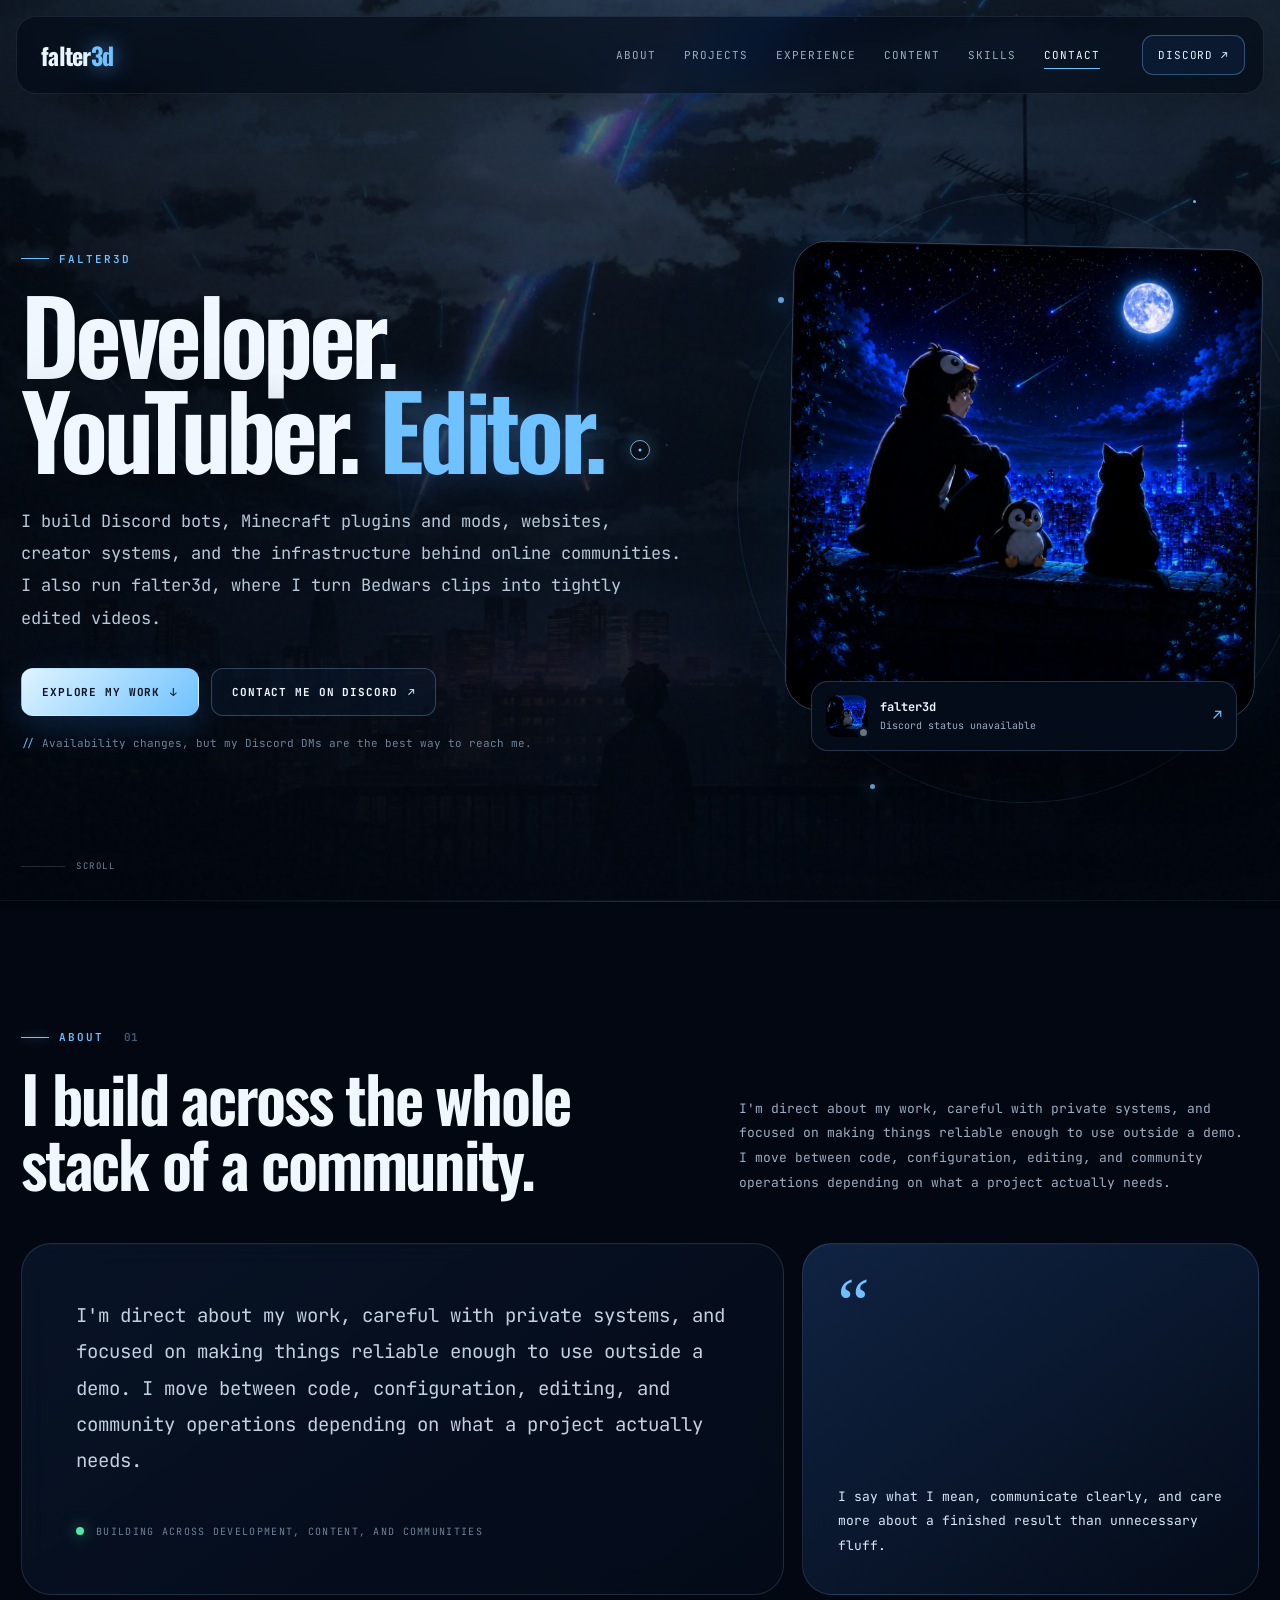
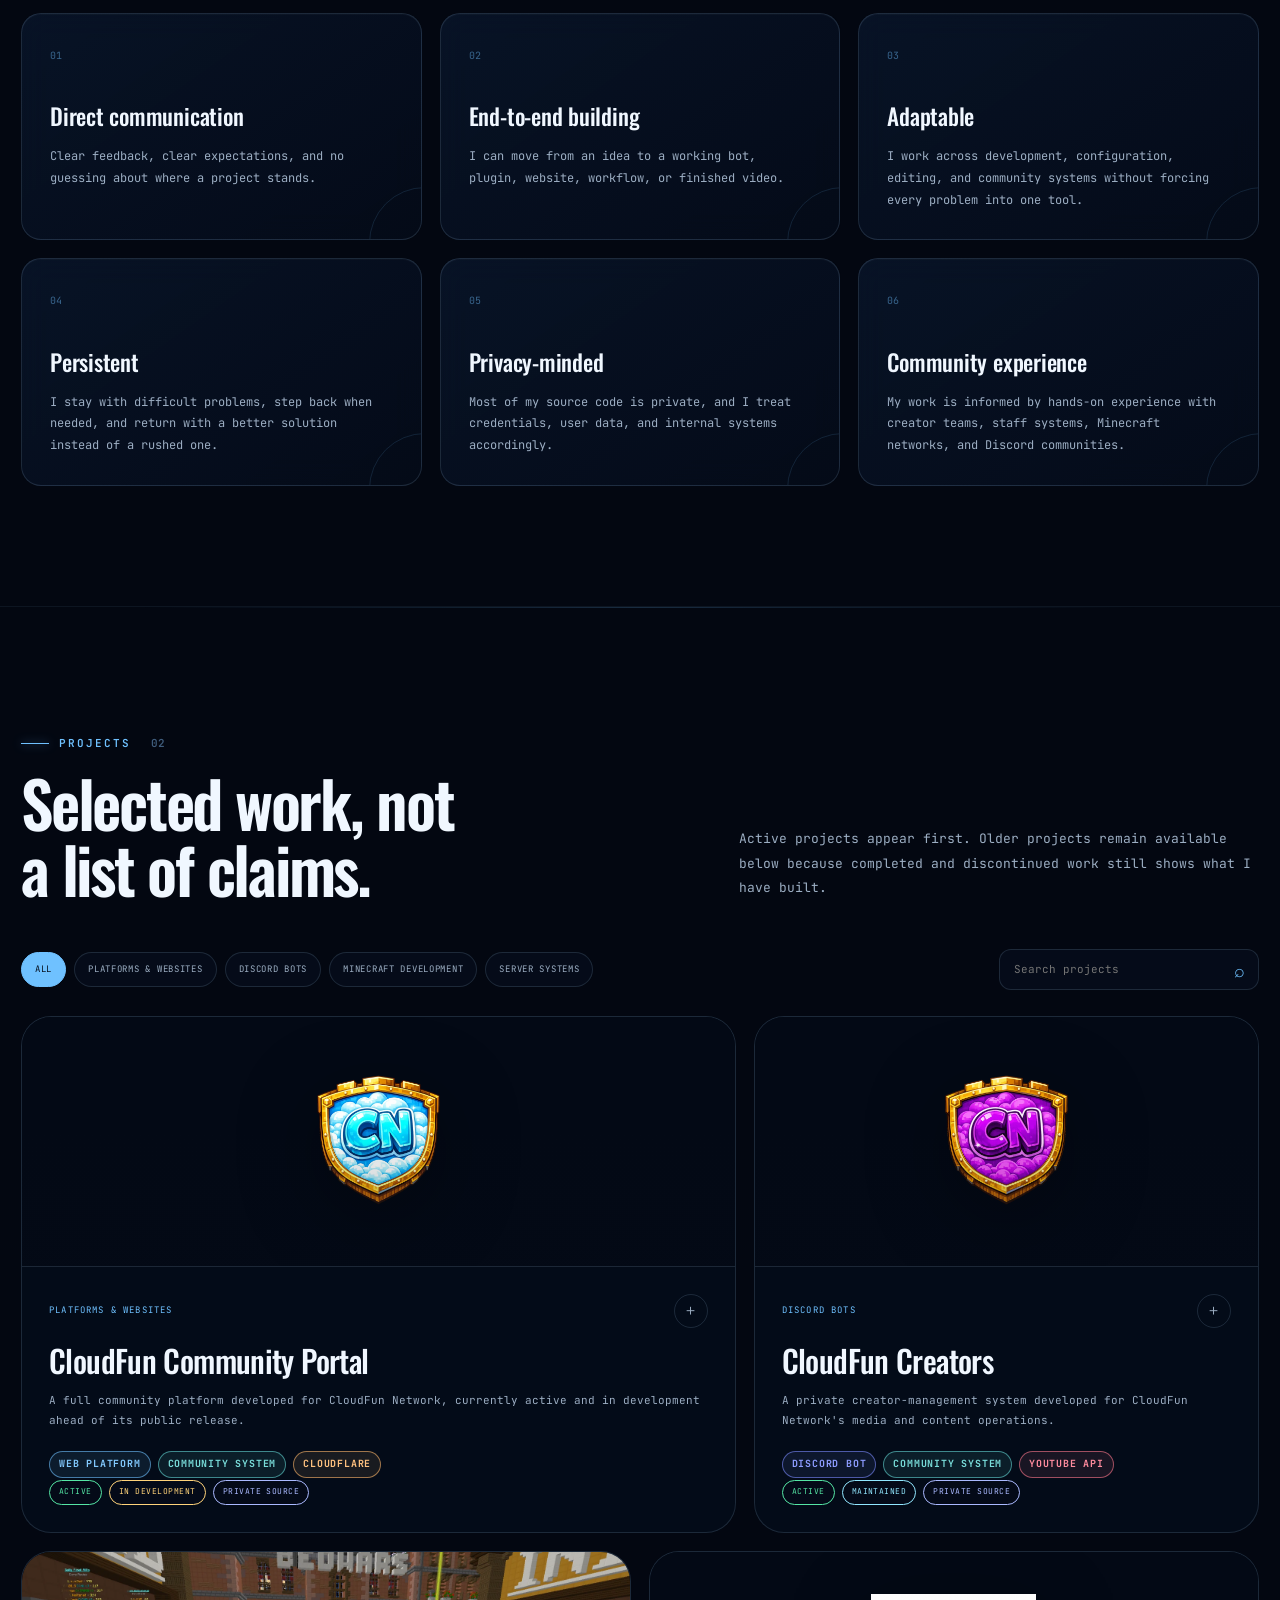
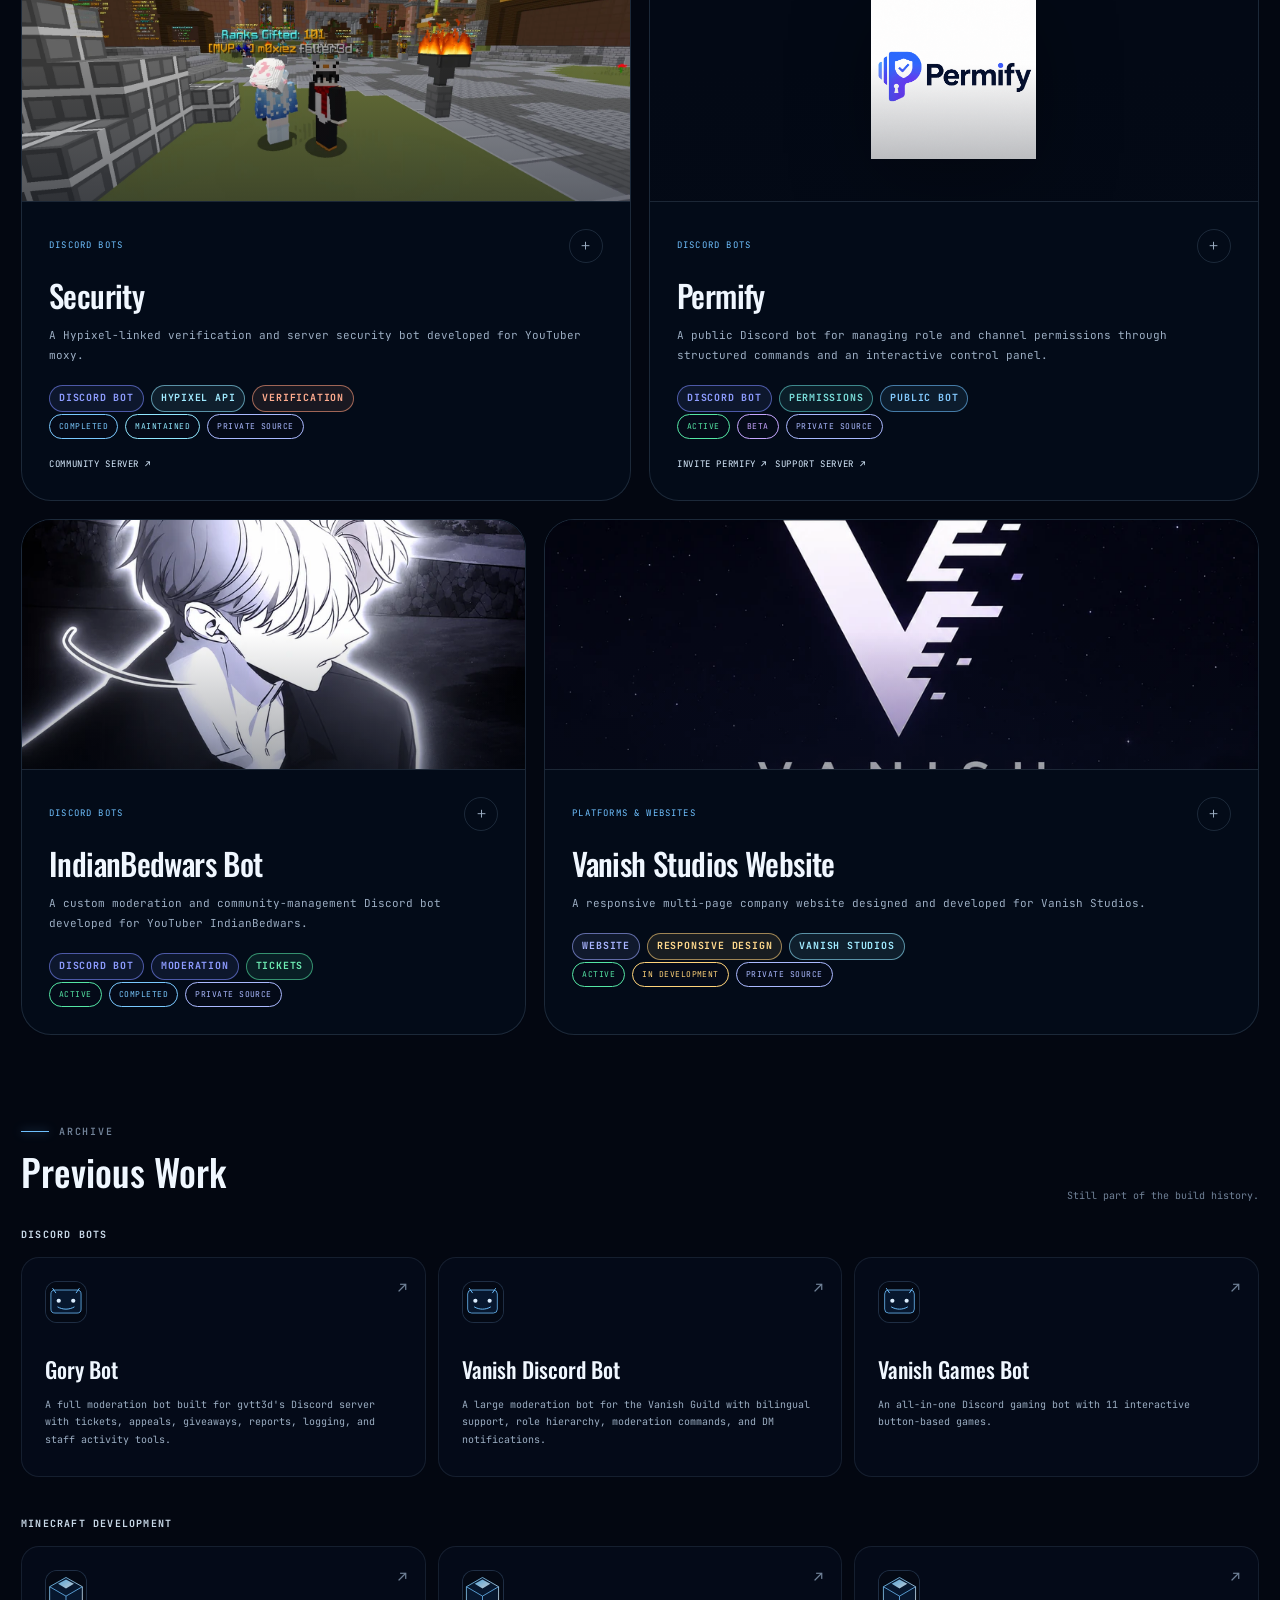
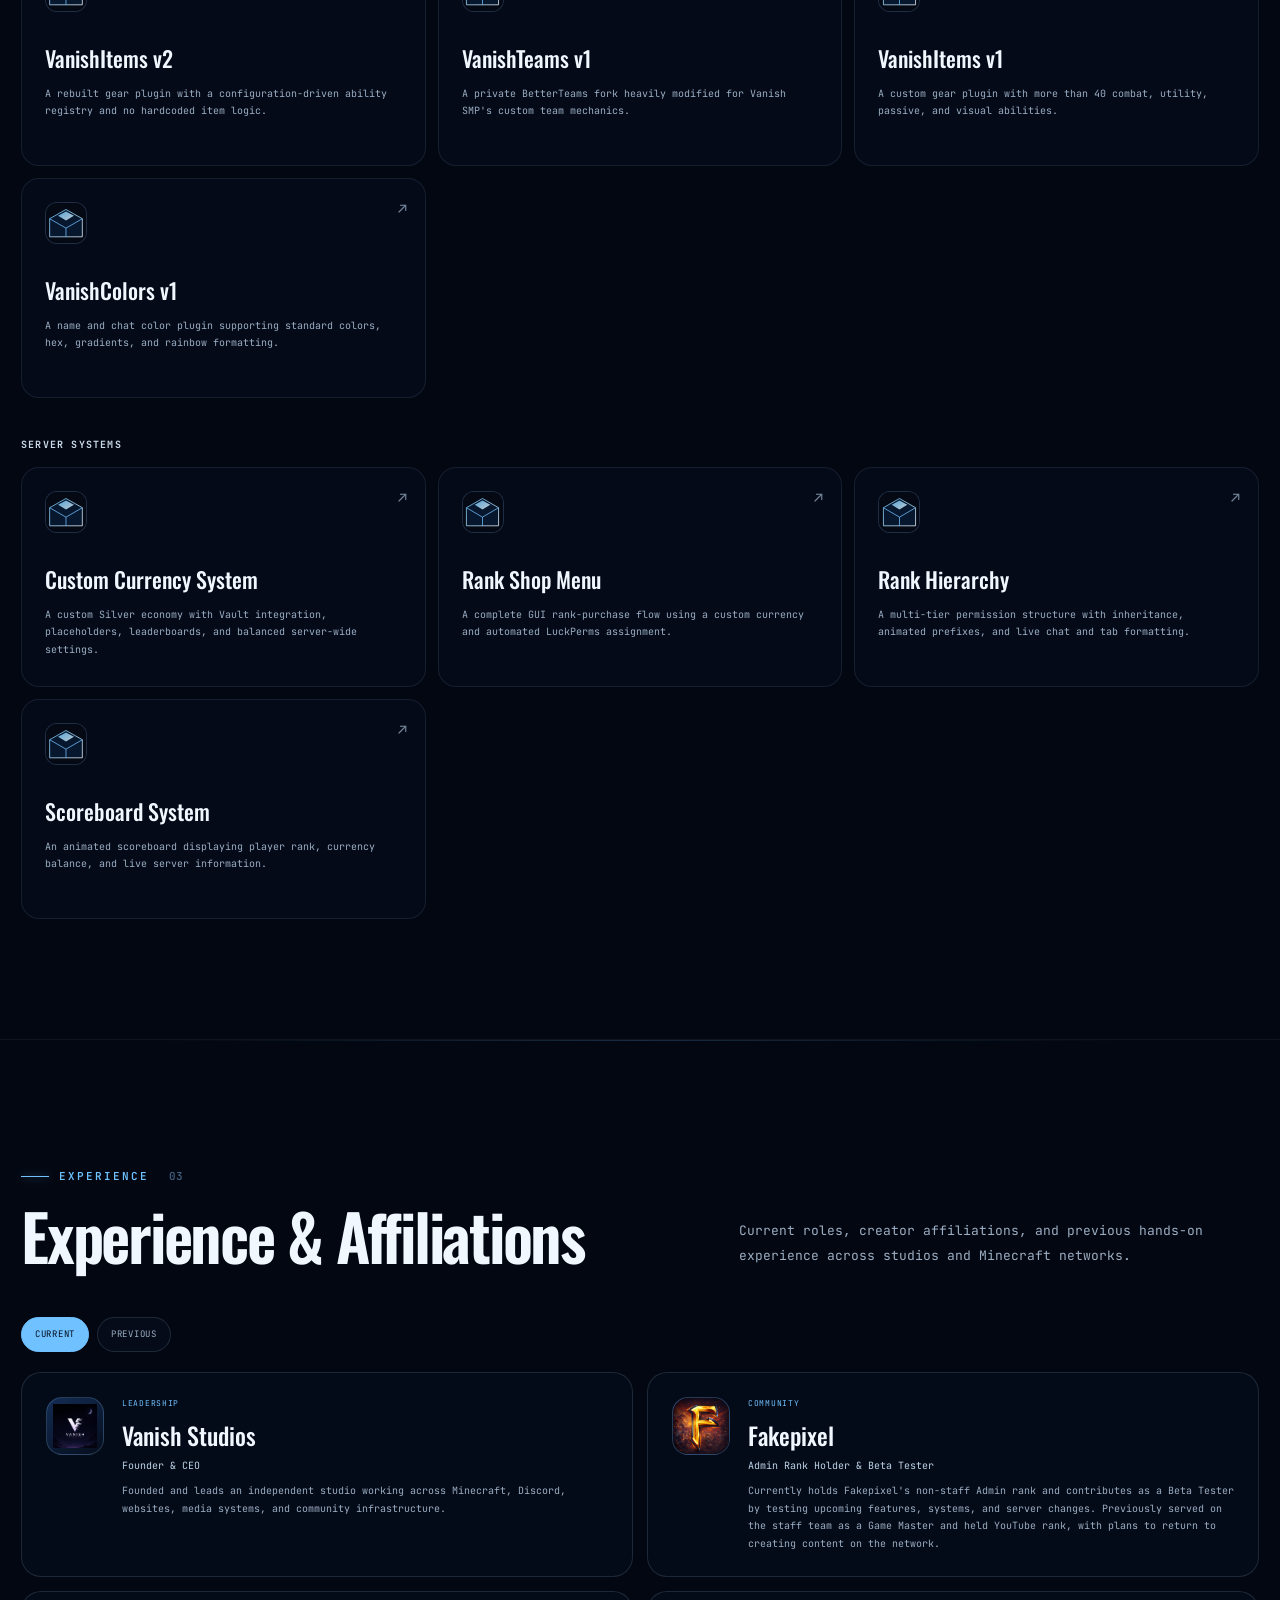
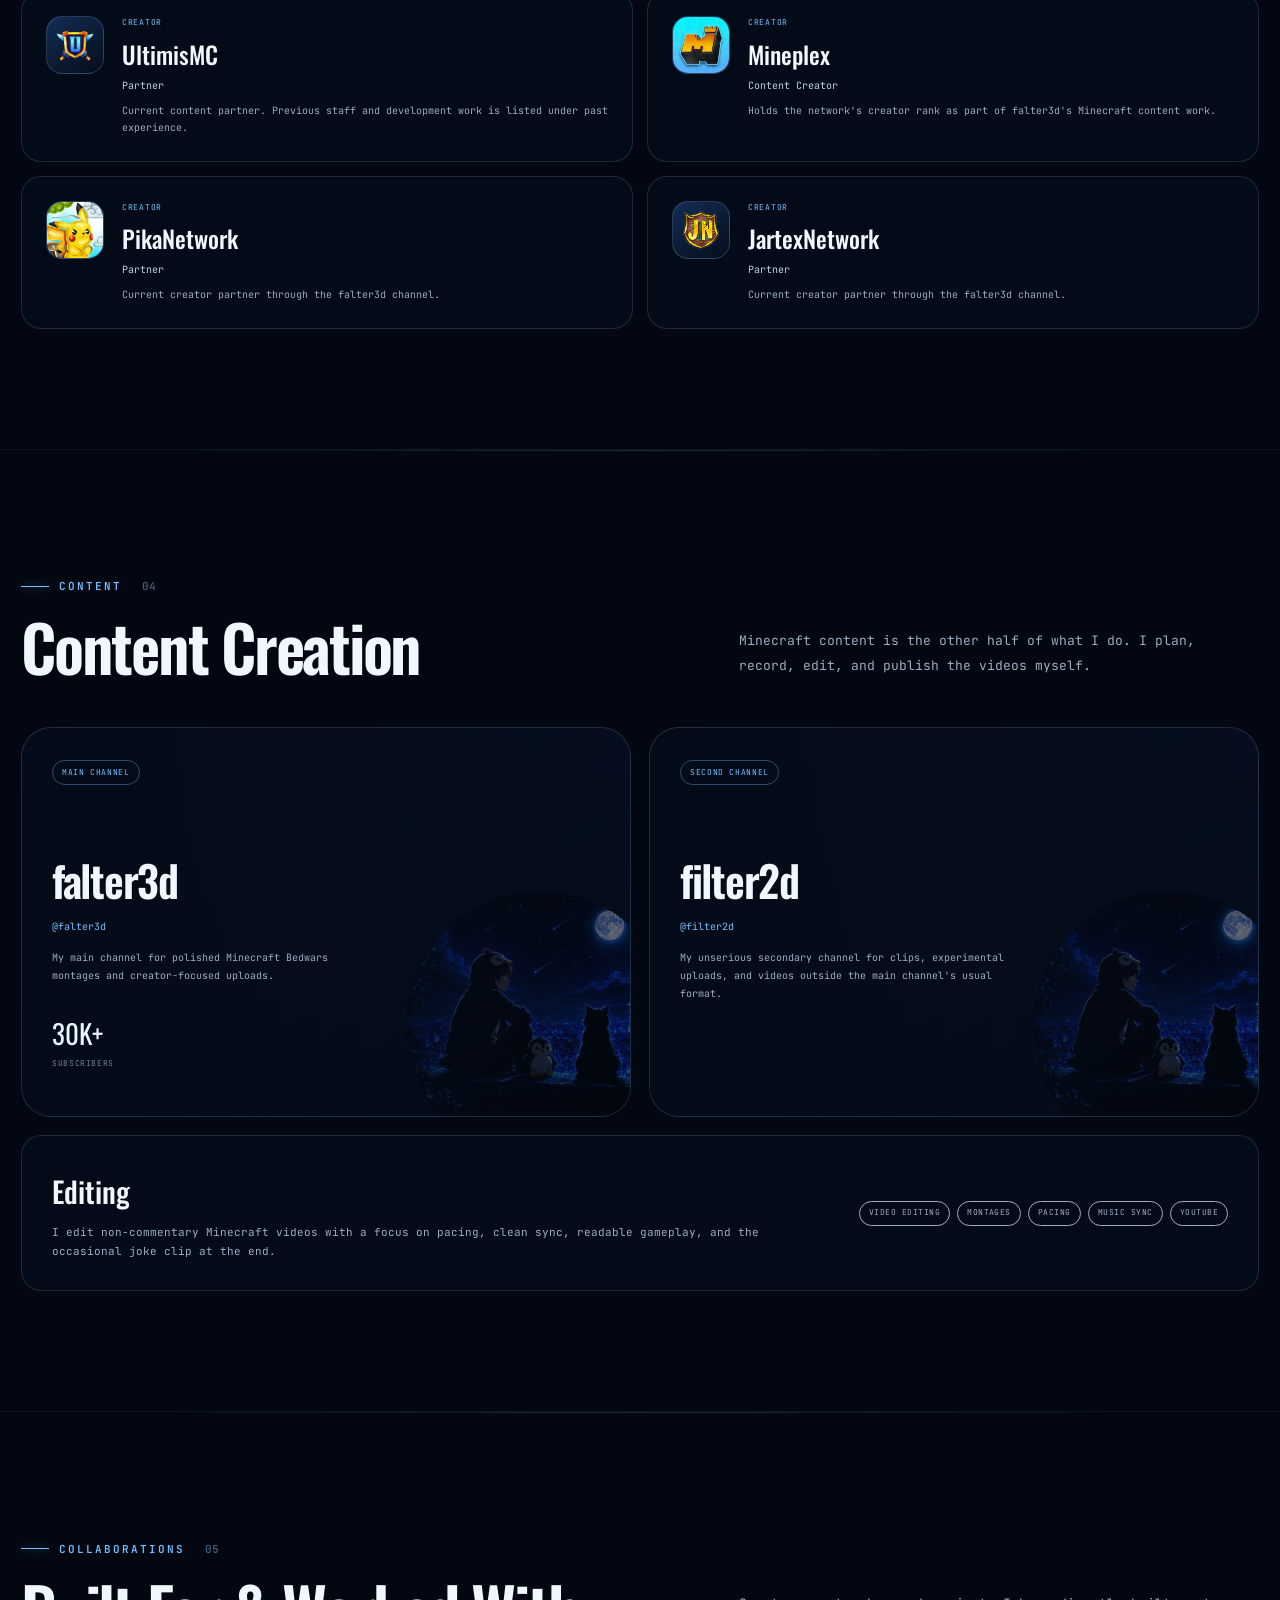
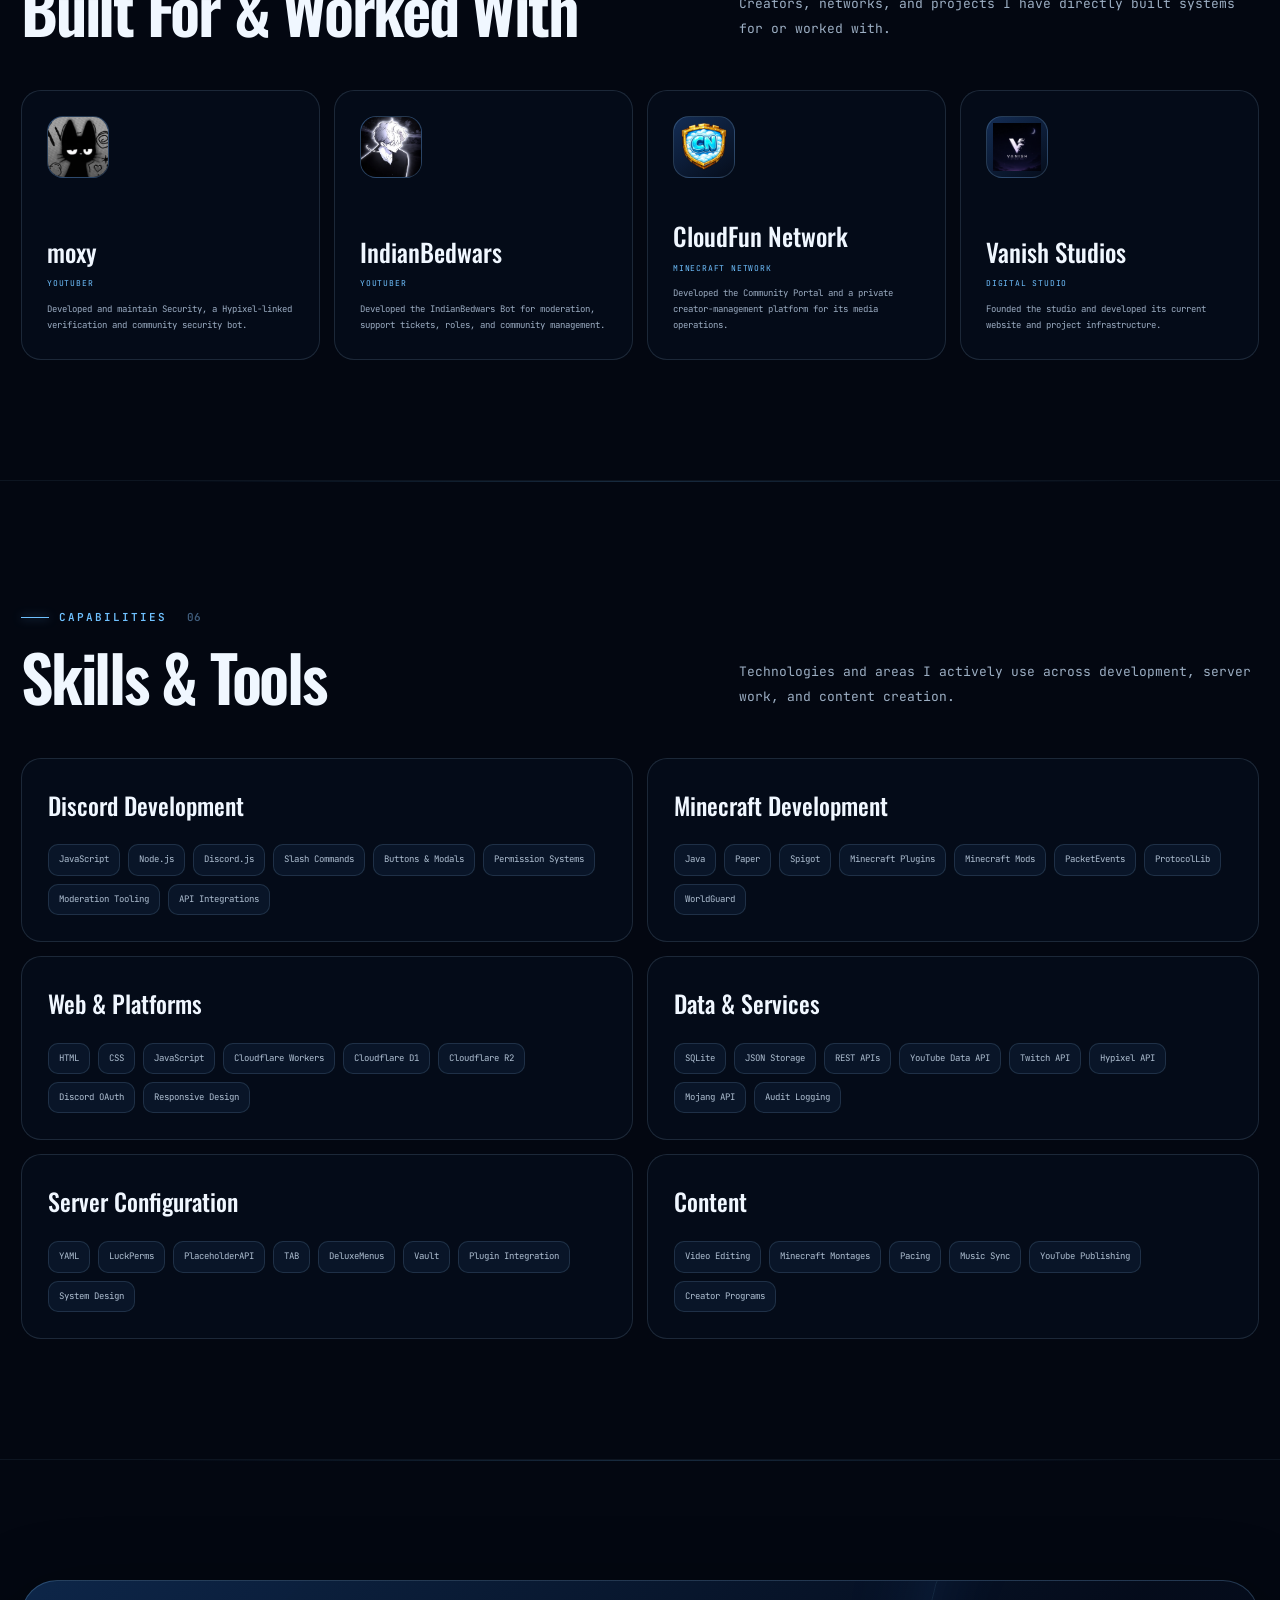
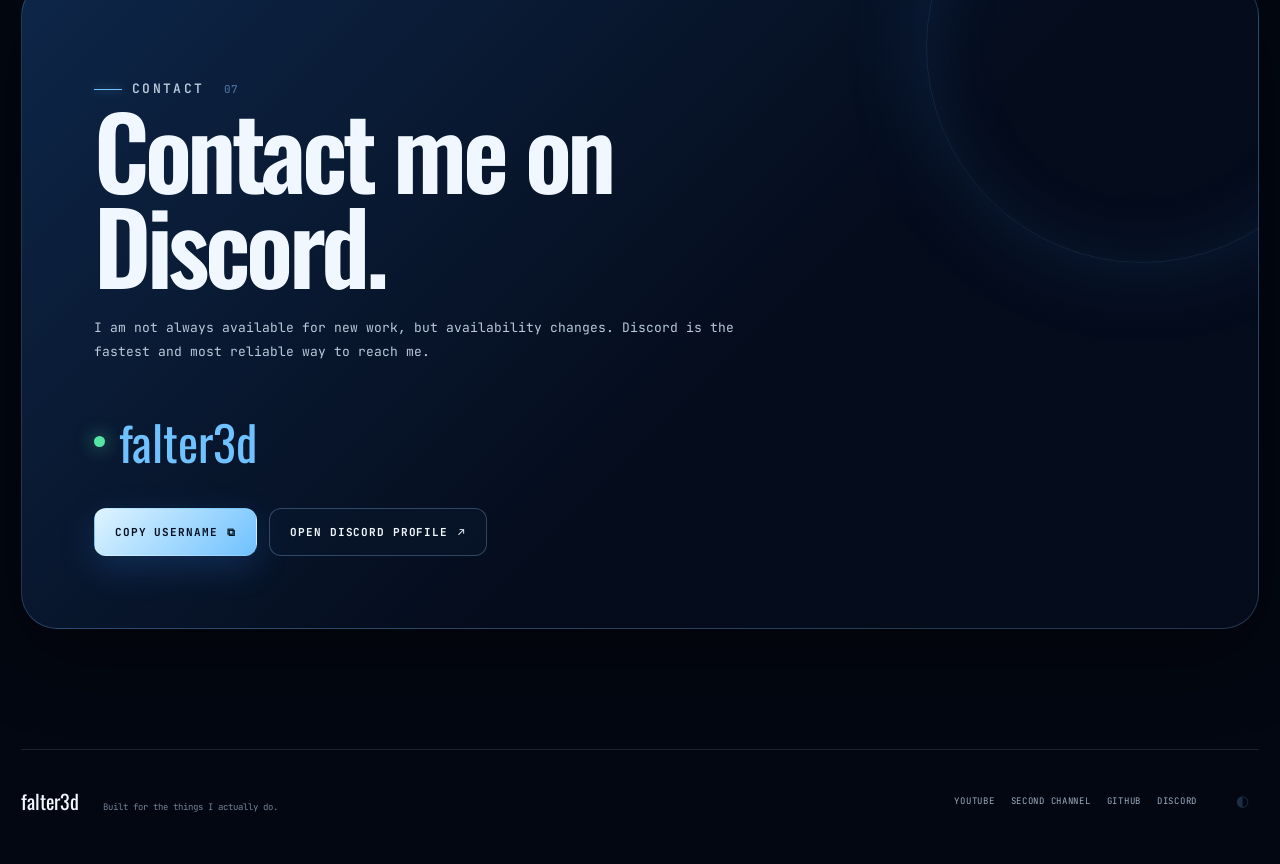
<file: index.html>
<!doctype html>
<html lang="en">
<head>
  <meta charset="utf-8">
  <meta name="viewport" content="width=device-width, initial-scale=1">
  <meta name="theme-color" content="#040914">
  <meta name="description" content="Developer, YouTuber, and editor creating Discord bots, Minecraft projects, websites, community platforms, and more.">
  <meta property="og:type" content="website">
  <meta property="og:url" content="https://falter3d.github.io/">
  <meta property="og:title" content="falter3d — Developer, YouTuber & Editor">
  <meta property="og:description" content="Developer, YouTuber, and editor creating Discord bots, Minecraft projects, websites, community platforms, and more.">
  <meta property="og:image" content="https://falter3d.github.io/assets/images/profile.webp">
  <meta name="twitter:card" content="summary_large_image">
  <meta name="twitter:title" content="falter3d — Developer, YouTuber & Editor">
  <meta name="twitter:description" content="Developer, YouTuber, and editor creating Discord bots, Minecraft projects, websites, community platforms, and more.">
  <meta name="twitter:image" content="https://falter3d.github.io/assets/images/profile.webp">
  <title>falter3d — Developer, YouTuber & Editor</title>
  <link rel="canonical" href="https://falter3d.github.io/">
  <link rel="icon" type="image/png" href="assets/images/favicon.png">
  <link rel="manifest" href="site.webmanifest">
  <link rel="preconnect" href="https://fonts.googleapis.com">
  <link rel="preconnect" href="https://fonts.gstatic.com" crossorigin>
  <link href="https://fonts.googleapis.com/css2?family=JetBrains+Mono:wght@400;500;600;700&family=Oswald:wght@400;500;600;700&display=swap" rel="stylesheet">
  <link rel="stylesheet" href="assets/css/styles.css?v=20260802-7">
  <link rel="stylesheet" href="assets/css/modal-cursor-fix.css?v=20260802-12">
  <script src="config.js?v=20260802-7"></script>
  <script defer src="assets/js/api.js?v=20260802-7"></script>
  <script defer src="assets/js/app.js?v=20260802-12"></script>
  <script defer src="assets/js/modal-cursor-fix.js?v=20260802-12"></script>
</head>
<body>
  <div class="loading-screen" id="loading-screen" aria-hidden="true">
    <div class="loading-moon"><span></span></div>
    <p>loading falter3d</p>
  </div>

  <div class="background-layer" aria-hidden="true"></div>
  <div class="background-noise" aria-hidden="true"></div>
  <div class="mouse-glow" id="mouse-glow" aria-hidden="true"></div>
  <div class="custom-cursor" id="custom-cursor" aria-hidden="true"><span></span></div>

  <header class="site-header" id="site-header">
    <a class="brand" href="#top" aria-label="falter3d home">
      <span class="brand-word">falter</span><span class="brand-accent">3d</span>
    </a>
    <button class="nav-toggle" id="nav-toggle" type="button" aria-expanded="false" aria-controls="main-nav">Menu</button>
    <nav class="main-nav" id="main-nav" aria-label="Main navigation"></nav>
    <a class="nav-contact" href="#contact">Discord <span>↗</span></a>
  </header>

  <main id="top">
    <section class="hero section-shell" id="home">
      <div class="hero-copy reveal">
        <p class="eyebrow" id="hero-eyebrow"></p>
        <h1 id="hero-headline"></h1>
        <p class="hero-summary" id="hero-summary"></p>
        <div class="hero-actions" id="hero-actions"></div>
        <p class="hero-availability" id="hero-availability"></p>
      </div>
      <div class="hero-visual reveal" data-delay="100">
        <div class="profile-orbit" aria-hidden="true"><i></i><i></i><i></i></div>
        <figure class="profile-frame" id="profile-admin-trigger">
          <img id="profile-image" src="assets/images/profile.webp" alt="falter3d profile artwork">
          <span class="profile-shine" aria-hidden="true"></span>
        </figure>
        <a class="presence-card" id="presence-card" href="https://discord.com/users/184491496291041280" target="_blank" rel="noopener">
          <span class="presence-avatar-wrap">
            <img id="presence-avatar" src="assets/images/favicon.png" alt="">
            <i class="presence-dot offline" id="presence-dot"></i>
          </span>
          <span class="presence-copy">
            <strong>falter3d</strong>
            <small id="presence-text">Checking Discord status…</small>
          </span>
          <span class="presence-arrow">↗</span>
        </a>
      </div>
      <a class="scroll-cue" href="#about" aria-label="Scroll to about"><span></span>scroll</a>
    </section>

    <div id="dynamic-sections"></div>
  </main>

  <footer class="site-footer">
    <div>
      <span class="footer-brand">falter3d</span>
      <span class="footer-note">Built for the things I actually do.</span>
    </div>
    <div class="footer-socials" id="footer-socials"></div>
    <button class="admin-moon" id="admin-moon" type="button" aria-label="Open site editor" title="Site editor">◐</button>
  </footer>

  <dialog class="project-modal" id="project-modal">
    <button class="modal-close" id="modal-close" type="button" aria-label="Close project">×</button>
    <div id="project-modal-content"></div>
  </dialog>

  <div class="toast-stack" id="toast-stack" aria-live="polite"></div>

  <noscript>
    <div class="noscript">This portfolio needs JavaScript to load its configurable content.</div>
  </noscript>
</body>
</html>
</file>
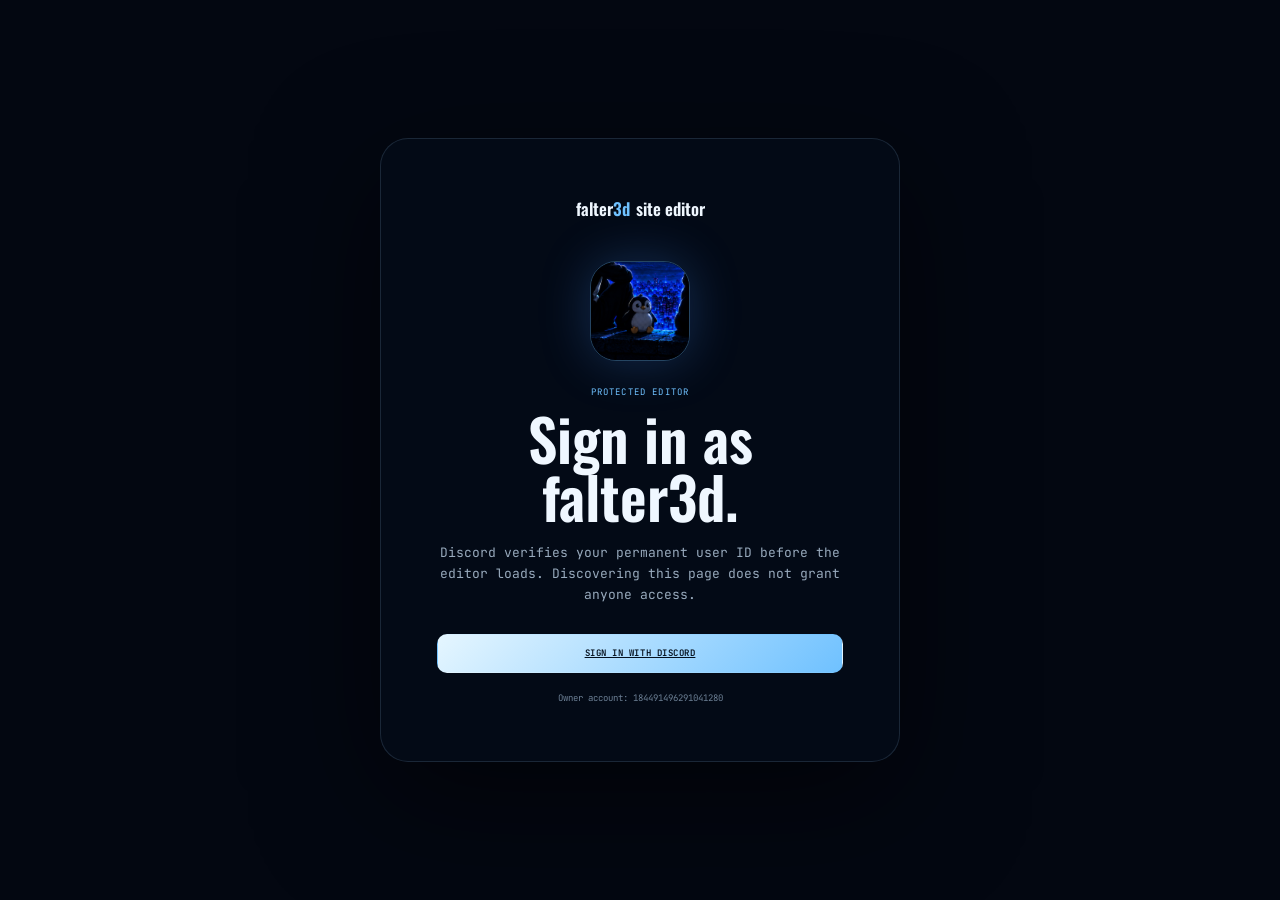
<file: admin/index.html>
<!doctype html>
<html lang="en">
<head>
  <meta charset="utf-8">
  <meta name="viewport" content="width=device-width, initial-scale=1">
  <meta name="theme-color" content="#050b17">
  <style>
    [hidden] { display: none !important; }
  </style>
  <title>falter3d Site Editor</title>
  <link rel="icon" type="image/png" href="../assets/images/favicon.png">
  <link rel="preconnect" href="https://fonts.googleapis.com">
  <link rel="preconnect" href="https://fonts.gstatic.com" crossorigin>
  <link href="https://fonts.googleapis.com/css2?family=JetBrains+Mono:wght@400;500;600;700&family=Oswald:wght@400;500;600;700&display=swap" rel="stylesheet">
  <link rel="stylesheet" href="admin.css?v=20260802-8">
  <script src="../config.js?v=20260802-8"></script>
  <script>
    window.__FALTER_EDITOR_STARTED = false;
    window.__FALTER_EDITOR_READY = false;

    function showEditorStartupFailure(title, message) {
      const heading = document.getElementById("auth-title");
      const description = document.getElementById("auth-description");
      const actions = document.getElementById("auth-actions");
      const note = document.getElementById("auth-note");
      if (!heading || !description || !actions) return;

      heading.textContent = title;
      description.textContent = message;
      const apiBase = String(window.FALTER_PORTFOLIO_CONFIG?.API_BASE_URL || "").replace(/\/+$/, "");
      const loginUrl = apiBase
        ? `${apiBase}/api/auth/login?returnTo=${encodeURIComponent(location.href)}`
        : "";
      actions.innerHTML = loginUrl
        ? `<a class="button primary" href="${loginUrl}">Sign in with Discord</a><a class="button subtle" href="../">Return to portfolio</a>`
        : `<a class="button subtle" href="../">Return to portfolio</a>`;
      if (note) note.textContent = "Editor build 2026.08.02.8";
    }

    window.addEventListener("error", (event) => {
      if (window.__FALTER_EDITOR_READY) return;
      showEditorStartupFailure("The editor script crashed.", event.message || "A JavaScript error stopped the editor from starting.");
    });

    window.addEventListener("unhandledrejection", (event) => {
      if (window.__FALTER_EDITOR_READY) return;
      const reason = event.reason?.message || String(event.reason || "Unknown startup error");
      showEditorStartupFailure("The editor could not start.", reason);
    });

    window.setTimeout(() => {
      if (window.__FALTER_EDITOR_READY) return;
      if (!window.__FALTER_EDITOR_STARTED) {
        showEditorStartupFailure("The editor script did not load.", "GitHub Pages is still serving an older or missing admin.js file.");
      } else {
        showEditorStartupFailure("The editor did not finish starting.", "The script loaded, but startup did not complete. Use the Discord button below to continue.");
      }
    }, 5000);
  </script>
  <script defer src="admin.js?v=20260802-8"></script>
</head>
<body>
  <div class="admin-background" aria-hidden="true"></div>

  <section class="auth-screen" id="auth-screen">
    <div class="auth-card">
      <a class="auth-brand" href="../"><span>falter</span><strong>3d</strong><span class="auth-brand-label">site editor</span></a>
      <div class="auth-orb"><img src="../assets/images/favicon.png" alt=""></div>
      <p class="auth-kicker">Protected editor</p>
      <h1 id="auth-title">Loading editor…</h1>
      <p id="auth-description">Checking the portfolio backend and your session.</p>
      <div class="auth-actions" id="auth-actions"></div>
      <p class="auth-note" id="auth-note">Editor build 2026.08.02.8</p>
    </div>
  </section>

  <div class="admin-app" id="admin-app" hidden>
    <aside class="sidebar" id="sidebar">
      <div class="sidebar-brand"><span>falter</span><strong>3d</strong><small>editor</small></div>
      <button class="sidebar-close" id="sidebar-close" type="button">Close</button>
      <nav class="sidebar-nav" id="sidebar-nav">
        <button class="active" data-view="dashboard"><span>01</span>Dashboard</button>
        <button data-view="site"><span>02</span>Site & Hero</button>
        <button data-view="projects"><span>03</span>Projects</button>
        <button data-view="experience"><span>04</span>Experience</button>
        <button data-view="content"><span>05</span>YouTube</button>
        <button data-view="worked"><span>06</span>Worked With</button>
        <button data-view="skills"><span>07</span>Skills</button>
        <button data-view="socials"><span>08</span>Socials</button>
        <button data-view="settings"><span>09</span>Settings</button>
        <button data-view="revisions"><span>10</span>Revisions</button>
        <button data-view="scheduled"><span>11</span>Scheduled</button>
        <button data-view="admins"><span>12</span>Administrators</button>
      </nav>
      <div class="sidebar-footer">
        <a href="../" target="_blank" rel="noopener">Open portfolio ↗</a>
        <button id="logout-button" type="button">Sign out</button>
      </div>
    </aside>

    <main class="admin-main">
      <header class="admin-topbar">
        <button class="mobile-sidebar-button" id="mobile-sidebar-button" type="button">Menu</button>
        <div><p id="view-kicker">Overview</p><h1 id="view-title">Dashboard</h1></div>
        <div class="draft-state"><i id="draft-dot"></i><span id="draft-label">No unsaved changes</span></div>
        <div class="publish-actions">
          <button class="button subtle" id="save-draft" type="button">Save Draft</button>
          <button class="button subtle" id="preview-draft" type="button">Preview</button>
          <button class="button primary" id="publish-draft" type="button">Publish</button>
        </div>
      </header>
      <div class="admin-content" id="admin-content"></div>
    </main>
  </div>

  <dialog class="editor-dialog" id="editor-dialog">
    <form method="dialog" id="editor-form">
      <header class="dialog-header">
        <div><p id="dialog-kicker">Edit</p><h2 id="dialog-title">Item</h2></div>
        <button class="icon-button" value="cancel" aria-label="Close">×</button>
      </header>
      <div class="dialog-body" id="dialog-body"></div>
      <footer class="dialog-footer">
        <button class="button danger" id="dialog-delete" type="button" hidden>Archive / Delete</button>
        <span></span>
        <button class="button subtle" value="cancel">Cancel</button>
        <button class="button primary" id="dialog-save" type="submit" value="default">Save changes</button>
      </footer>
    </form>
  </dialog>

  <dialog class="confirm-dialog" id="confirm-dialog">
    <form method="dialog">
      <h2 id="confirm-title">Confirm action</h2>
      <p id="confirm-message"></p>
      <div class="confirm-actions">
        <button class="button subtle" value="cancel">Cancel</button>
        <button class="button danger" id="confirm-accept" value="default">Confirm</button>
      </div>
    </form>
  </dialog>

  <input id="image-upload-input" type="file" accept="image/png,image/jpeg,image/webp,image/gif" hidden>
  <div class="toast-stack" id="toast-stack" aria-live="polite"></div>
</body>
</html>
</file>
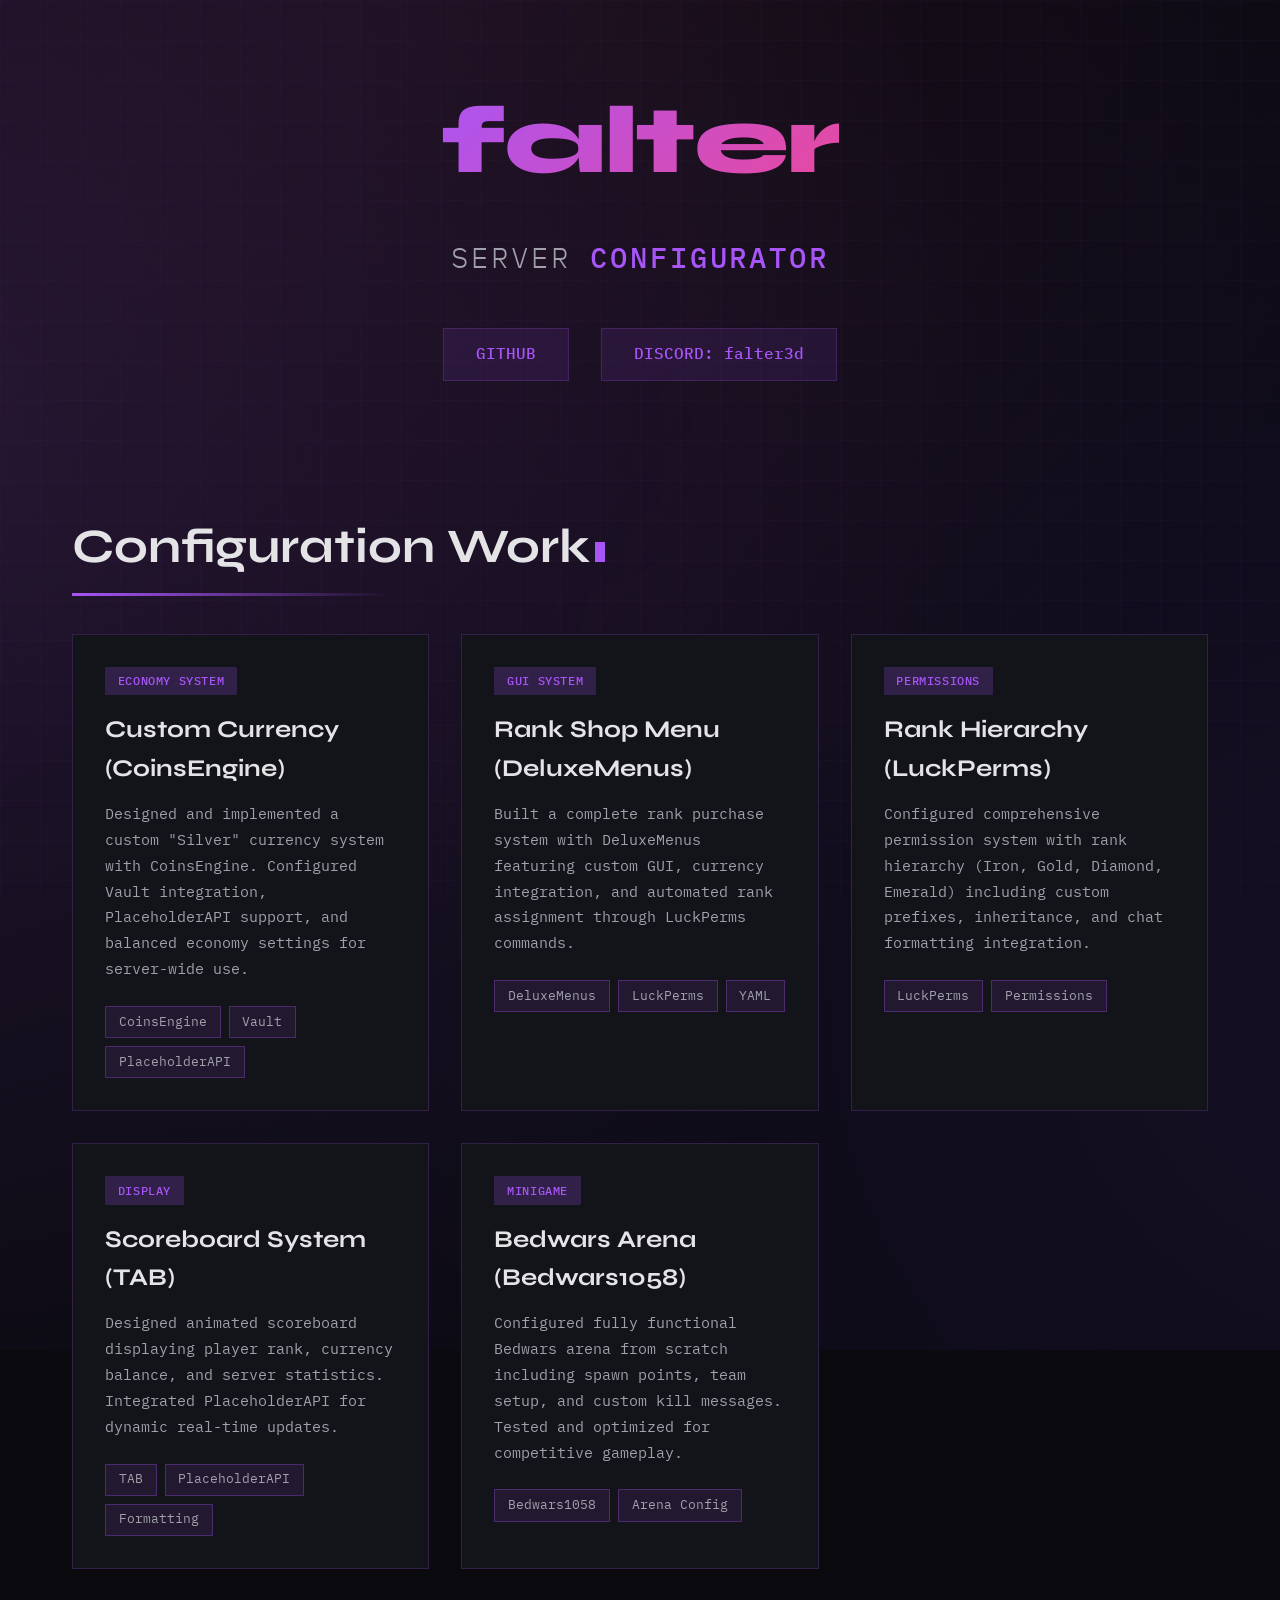
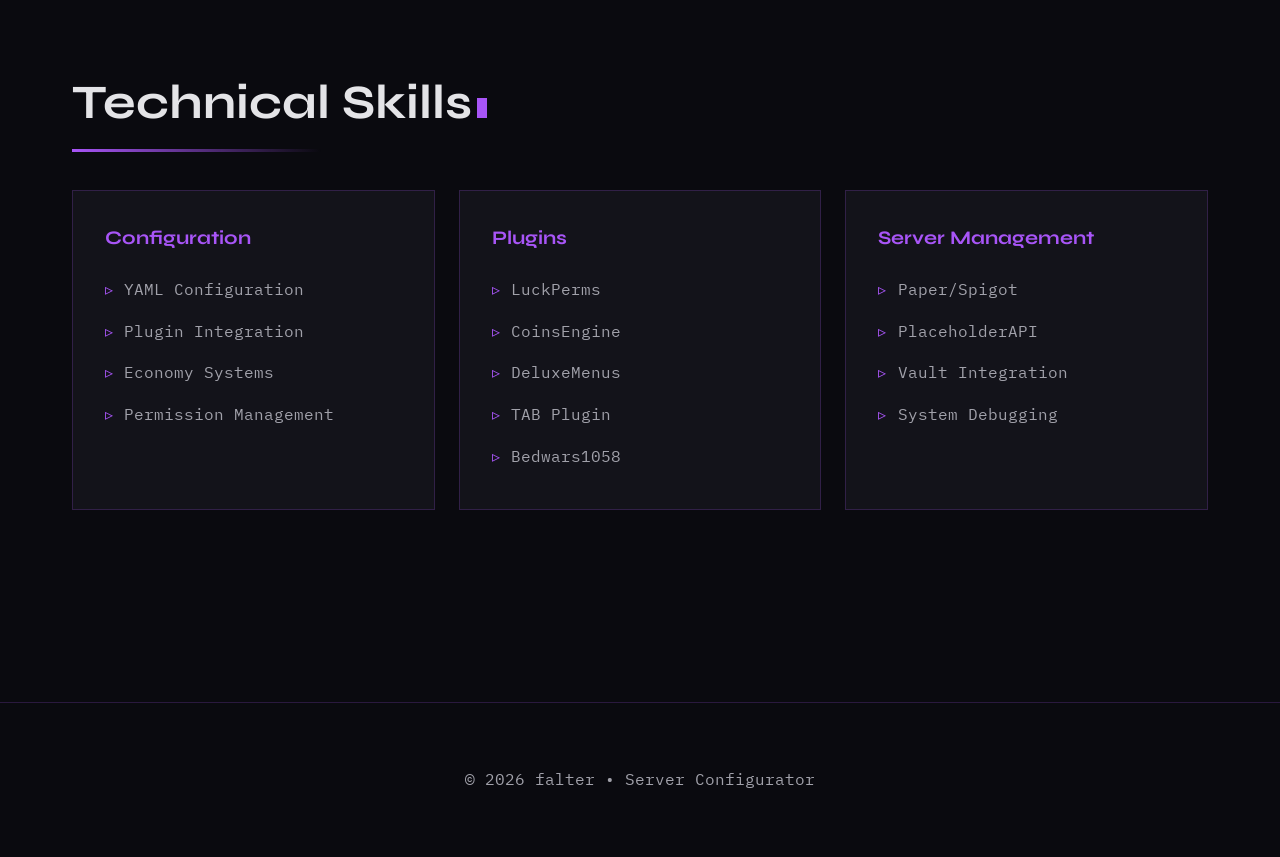
<file: portfolio (1).html>
<!DOCTYPE html>
<html lang="en">
<head>
    <meta charset="UTF-8">
    <meta name="viewport" content="width=device-width, initial-scale=1.0">
    <title>falter - Server Configurator</title>
    <link href="https://fonts.googleapis.com/css2?family=Syne:wght@400;700;800&family=IBM+Plex+Mono:wght@300;400;500&display=swap" rel="stylesheet">
    <style>
        * {
            margin: 0;
            padding: 0;
            box-sizing: border-box;
        }

        :root {
            --bg-primary: #0a0a0f;
            --bg-secondary: #13131a;
            --purple-bright: #a855f7;
            --purple-deep: #7c3aed;
            --purple-dark: #5b21b6;
            --accent: #ec4899;
            --text-primary: #e4e4e7;
            --text-secondary: #a1a1aa;
            --border: rgba(168, 85, 247, 0.2);
        }

        body {
            font-family: 'IBM Plex Mono', monospace;
            background: var(--bg-primary);
            color: var(--text-primary);
            overflow-x: hidden;
            line-height: 1.6;
        }

        /* Animated gradient background */
        body::before {
            content: '';
            position: fixed;
            top: -50%;
            left: -50%;
            width: 200%;
            height: 200%;
            background: radial-gradient(circle at 20% 50%, rgba(168, 85, 247, 0.15) 0%, transparent 50%),
                        radial-gradient(circle at 80% 80%, rgba(124, 58, 237, 0.1) 0%, transparent 50%),
                        radial-gradient(circle at 40% 20%, rgba(236, 72, 153, 0.08) 0%, transparent 50%);
            animation: gradientShift 20s ease infinite;
            z-index: -1;
        }

        @keyframes gradientShift {
            0%, 100% { transform: translate(0, 0) rotate(0deg); }
            33% { transform: translate(5%, -5%) rotate(120deg); }
            66% { transform: translate(-5%, 5%) rotate(240deg); }
        }

        /* Grid pattern overlay */
        body::after {
            content: '';
            position: fixed;
            top: 0;
            left: 0;
            right: 0;
            bottom: 0;
            background-image: 
                linear-gradient(rgba(168, 85, 247, 0.03) 1px, transparent 1px),
                linear-gradient(90deg, rgba(168, 85, 247, 0.03) 1px, transparent 1px);
            background-size: 40px 40px;
            z-index: -1;
            pointer-events: none;
        }

        header {
            padding: 4rem 2rem;
            text-align: center;
            position: relative;
        }

        .glitch-container {
            position: relative;
            display: inline-block;
        }

        h1 {
            font-family: 'Syne', sans-serif;
            font-size: clamp(3rem, 10vw, 6rem);
            font-weight: 800;
            background: linear-gradient(135deg, var(--purple-bright), var(--accent));
            -webkit-background-clip: text;
            -webkit-text-fill-color: transparent;
            background-clip: text;
            letter-spacing: -0.02em;
            margin-bottom: 1rem;
            animation: titleGlow 3s ease-in-out infinite;
        }

        @keyframes titleGlow {
            0%, 100% { filter: drop-shadow(0 0 20px rgba(168, 85, 247, 0.3)); }
            50% { filter: drop-shadow(0 0 40px rgba(168, 85, 247, 0.6)); }
        }

        .subtitle {
            font-size: clamp(1.2rem, 3vw, 1.8rem);
            color: var(--text-secondary);
            font-weight: 300;
            margin-bottom: 3rem;
            letter-spacing: 0.1em;
        }

        .subtitle span {
            color: var(--purple-bright);
            font-weight: 500;
        }

        .links {
            display: flex;
            gap: 2rem;
            justify-content: center;
            flex-wrap: wrap;
            margin-bottom: 4rem;
        }

        .link-btn {
            padding: 0.8rem 2rem;
            background: rgba(168, 85, 247, 0.1);
            border: 1px solid var(--border);
            color: var(--purple-bright);
            text-decoration: none;
            font-weight: 500;
            transition: all 0.3s ease;
            position: relative;
            overflow: hidden;
        }

        .link-btn::before {
            content: '';
            position: absolute;
            top: 0;
            left: -100%;
            width: 100%;
            height: 100%;
            background: linear-gradient(90deg, transparent, rgba(168, 85, 247, 0.3), transparent);
            transition: left 0.5s ease;
        }

        .link-btn:hover::before {
            left: 100%;
        }

        .link-btn:hover {
            background: rgba(168, 85, 247, 0.2);
            border-color: var(--purple-bright);
            transform: translateY(-2px);
            box-shadow: 0 10px 30px rgba(168, 85, 247, 0.3);
        }

        main {
            max-width: 1200px;
            margin: 0 auto;
            padding: 0 2rem 6rem;
        }

        .section-title {
            font-family: 'Syne', sans-serif;
            font-size: clamp(2rem, 5vw, 3rem);
            font-weight: 700;
            margin-bottom: 3rem;
            position: relative;
            display: inline-block;
        }

        .section-title::after {
            content: '';
            position: absolute;
            bottom: -10px;
            left: 0;
            width: 60%;
            height: 3px;
            background: linear-gradient(90deg, var(--purple-bright), transparent);
        }

        .projects-grid {
            display: grid;
            grid-template-columns: repeat(auto-fit, minmax(300px, 1fr));
            gap: 2rem;
            margin-bottom: 4rem;
        }

        .project-card {
            background: var(--bg-secondary);
            border: 1px solid var(--border);
            padding: 2rem;
            position: relative;
            transition: all 0.4s cubic-bezier(0.4, 0, 0.2, 1);
            animation: cardSlideIn 0.6s ease-out backwards;
        }

        .project-card:nth-child(1) { animation-delay: 0.1s; }
        .project-card:nth-child(2) { animation-delay: 0.2s; }
        .project-card:nth-child(3) { animation-delay: 0.3s; }
        .project-card:nth-child(4) { animation-delay: 0.4s; }

        @keyframes cardSlideIn {
            from {
                opacity: 0;
                transform: translateY(30px);
            }
            to {
                opacity: 1;
                transform: translateY(0);
            }
        }

        .project-card::before {
            content: '';
            position: absolute;
            top: 0;
            left: 0;
            right: 0;
            height: 3px;
            background: linear-gradient(90deg, var(--purple-bright), var(--accent));
            transform: scaleX(0);
            transform-origin: left;
            transition: transform 0.4s ease;
        }

        .project-card:hover::before {
            transform: scaleX(1);
        }

        .project-card:hover {
            transform: translateY(-8px);
            border-color: var(--purple-bright);
            box-shadow: 0 20px 60px rgba(168, 85, 247, 0.2);
        }

        .project-tag {
            display: inline-block;
            padding: 0.3rem 0.8rem;
            background: rgba(168, 85, 247, 0.2);
            color: var(--purple-bright);
            font-size: 0.75rem;
            margin-bottom: 1rem;
            font-weight: 500;
            letter-spacing: 0.05em;
        }

        .project-title {
            font-family: 'Syne', sans-serif;
            font-size: 1.5rem;
            font-weight: 700;
            margin-bottom: 0.8rem;
            color: var(--text-primary);
        }

        .project-desc {
            color: var(--text-secondary);
            margin-bottom: 1.5rem;
            font-size: 0.95rem;
            line-height: 1.7;
        }

        .tech-stack {
            display: flex;
            flex-wrap: wrap;
            gap: 0.5rem;
        }

        .tech-tag {
            padding: 0.3rem 0.8rem;
            background: rgba(168, 85, 247, 0.1);
            border: 1px solid rgba(168, 85, 247, 0.3);
            color: var(--text-secondary);
            font-size: 0.8rem;
        }

        .skills-section {
            margin-top: 6rem;
        }

        .skills-grid {
            display: grid;
            grid-template-columns: repeat(auto-fit, minmax(250px, 1fr));
            gap: 1.5rem;
        }

        .skill-category {
            background: var(--bg-secondary);
            border: 1px solid var(--border);
            padding: 2rem;
            transition: all 0.3s ease;
        }

        .skill-category:hover {
            border-color: var(--purple-bright);
            transform: translateX(10px);
        }

        .skill-category h3 {
            font-family: 'Syne', sans-serif;
            color: var(--purple-bright);
            margin-bottom: 1rem;
            font-size: 1.2rem;
        }

        .skill-category ul {
            list-style: none;
        }

        .skill-category li {
            padding: 0.5rem 0;
            color: var(--text-secondary);
            position: relative;
            padding-left: 1.2rem;
        }

        .skill-category li::before {
            content: '▹';
            position: absolute;
            left: 0;
            color: var(--purple-bright);
        }

        footer {
            text-align: center;
            padding: 4rem 2rem;
            color: var(--text-secondary);
            border-top: 1px solid var(--border);
            margin-top: 6rem;
        }

        .terminal-cursor {
            display: inline-block;
            width: 10px;
            height: 20px;
            background: var(--purple-bright);
            animation: blink 1s step-end infinite;
            margin-left: 5px;
        }

        @keyframes blink {
            50% { opacity: 0; }
        }

        @media (max-width: 768px) {
            header {
                padding: 2rem 1rem;
            }

            .projects-grid {
                grid-template-columns: 1fr;
            }

            .skills-grid {
                grid-template-columns: 1fr;
            }
        }
    </style>
</head>
<body>
    <header>
        <div class="glitch-container">
            <h1>falter</h1>
        </div>
        <p class="subtitle">SERVER <span>CONFIGURATOR</span></p>
        <div class="links">
            <a href="https://github.com/falter3d" class="link-btn" target="_blank">GITHUB</a>
            <a href="#" class="link-btn">DISCORD: falter3d</a>
        </div>
    </header>

    <main>
        <h2 class="section-title">Configuration Work<span class="terminal-cursor"></span></h2>
        
        <div class="projects-grid">
            <div class="project-card">
                <span class="project-tag">ECONOMY SYSTEM</span>
                <h3 class="project-title">Custom Currency (CoinsEngine)</h3>
                <p class="project-desc">
                    Designed and implemented a custom "Silver" currency system with CoinsEngine. Configured Vault integration, PlaceholderAPI support, and balanced economy settings for server-wide use.
                </p>
                <div class="tech-stack">
                    <span class="tech-tag">CoinsEngine</span>
                    <span class="tech-tag">Vault</span>
                    <span class="tech-tag">PlaceholderAPI</span>
                </div>
            </div>

            <div class="project-card">
                <span class="project-tag">GUI SYSTEM</span>
                <h3 class="project-title">Rank Shop Menu (DeluxeMenus)</h3>
                <p class="project-desc">
                    Built a complete rank purchase system with DeluxeMenus featuring custom GUI, currency integration, and automated rank assignment through LuckPerms commands.
                </p>
                <div class="tech-stack">
                    <span class="tech-tag">DeluxeMenus</span>
                    <span class="tech-tag">LuckPerms</span>
                    <span class="tech-tag">YAML</span>
                </div>
            </div>

            <div class="project-card">
                <span class="project-tag">PERMISSIONS</span>
                <h3 class="project-title">Rank Hierarchy (LuckPerms)</h3>
                <p class="project-desc">
                    Configured comprehensive permission system with rank hierarchy (Iron, Gold, Diamond, Emerald) including custom prefixes, inheritance, and chat formatting integration.
                </p>
                <div class="tech-stack">
                    <span class="tech-tag">LuckPerms</span>
                    <span class="tech-tag">Permissions</span>
                </div>
            </div>

            <div class="project-card">
                <span class="project-tag">DISPLAY</span>
                <h3 class="project-title">Scoreboard System (TAB)</h3>
                <p class="project-desc">
                    Designed animated scoreboard displaying player rank, currency balance, and server statistics. Integrated PlaceholderAPI for dynamic real-time updates.
                </p>
                <div class="tech-stack">
                    <span class="tech-tag">TAB</span>
                    <span class="tech-tag">PlaceholderAPI</span>
                    <span class="tech-tag">Formatting</span>
                </div>
            </div>

            <div class="project-card">
                <span class="project-tag">MINIGAME</span>
                <h3 class="project-title">Bedwars Arena (Bedwars1058)</h3>
                <p class="project-desc">
                    Configured fully functional Bedwars arena from scratch including spawn points, team setup, and custom kill messages. Tested and optimized for competitive gameplay.
                </p>
                <div class="tech-stack">
                    <span class="tech-tag">Bedwars1058</span>
                    <span class="tech-tag">Arena Config</span>
                </div>
            </div>
        </div>

        <div class="skills-section">
            <h2 class="section-title">Technical Skills<span class="terminal-cursor"></span></h2>
            <div class="skills-grid">
                <div class="skill-category">
                    <h3>Configuration</h3>
                    <ul>
                        <li>YAML Configuration</li>
                        <li>Plugin Integration</li>
                        <li>Economy Systems</li>
                        <li>Permission Management</li>
                    </ul>
                </div>

                <div class="skill-category">
                    <h3>Plugins</h3>
                    <ul>
                        <li>LuckPerms</li>
                        <li>CoinsEngine</li>
                        <li>DeluxeMenus</li>
                        <li>TAB Plugin</li>
                        <li>Bedwars1058</li>
                    </ul>
                </div>

                <div class="skill-category">
                    <h3>Server Management</h3>
                    <ul>
                        <li>Paper/Spigot</li>
                        <li>PlaceholderAPI</li>
                        <li>Vault Integration</li>
                        <li>System Debugging</li>
                    </ul>
                </div>
            </div>
        </div>
    </main>

    <footer>
        <p>&copy; 2026 falter • Server Configurator</p>
    </footer>
</body>
</html>
</file>
<file: assets/css/styles.css>
:root {
  color-scheme: dark;
  --bg: #030711;
  --bg-deep: #01040a;
  --surface: rgba(7, 15, 31, 0.74);
  --surface-strong: rgba(6, 13, 28, 0.92);
  --surface-soft: rgba(17, 31, 57, 0.56);
  --line: rgba(174, 216, 255, 0.14);
  --line-strong: rgba(130, 197, 255, 0.34);
  --text: #f0f7ff;
  --muted: #9caec3;
  --muted-2: #718298;
  --accent: #6fc1ff;
  --accent-2: #7b72ff;
  --good: #55e6a5;
  --warning: #ffd37a;
  --danger: #ff8296;
  --display: "Oswald", sans-serif;
  --mono: "JetBrains Mono", monospace;
  --radius-sm: 12px;
  --radius: 20px;
  --radius-lg: 30px;
  --shadow: 0 24px 80px rgba(0, 0, 0, 0.42);
  --max: 1240px;
  --header-height: 78px;
}

* { box-sizing: border-box; }
html { scroll-behavior: smooth; scrollbar-width: thin; scrollbar-color: rgba(111,193,255,.6) #030711; }
body {
  margin: 0;
  min-width: 320px;
  overflow-x: hidden;
  background: var(--bg);
  color: var(--text);
  font-family: var(--mono);
  font-size: 15px;
  line-height: 1.7;
  -webkit-font-smoothing: antialiased;
}
body.modal-open { overflow: hidden; }
a { color: inherit; }
button, input, textarea, select { font: inherit; }
button { color: inherit; }
img { max-width: 100%; display: block; }
::selection { color: #06101f; background: var(--accent); }

.background-layer {
  position: fixed;
  inset: 0;
  z-index: -4;
  background:
    linear-gradient(180deg, rgba(1,4,12,.34), rgba(1,4,12,.78) 54%, #020711 100%),
    radial-gradient(circle at 78% 12%, rgba(55,132,255,.11), transparent 34%),
    url("../images/bg.jpg") center top / cover no-repeat;
  transform: scale(1.02);
}
.background-layer::after {
  content: "";
  position: absolute;
  inset: 0;
  background: linear-gradient(90deg, rgba(1,5,12,.72) 0%, rgba(1,5,12,.15) 45%, rgba(1,5,12,.48) 100%);
}
.background-noise {
  position: fixed;
  inset: 0;
  z-index: -3;
  pointer-events: none;
  opacity: .035;
  background-image: url("data:image/svg+xml,%3Csvg viewBox='0 0 180 180' xmlns='http://www.w3.org/2000/svg'%3E%3Cfilter id='n'%3E%3CfeTurbulence type='fractalNoise' baseFrequency='.86' numOctaves='4' stitchTiles='stitch'/%3E%3C/filter%3E%3Crect width='100%25' height='100%25' filter='url(%23n)' opacity='.6'/%3E%3C/svg%3E");
}

.loading-screen {
  position: fixed;
  inset: 0;
  z-index: 10000;
  display: grid;
  place-items: center;
  align-content: center;
  gap: 22px;
  background: #020610;
  transition: opacity .55s ease, visibility .55s ease;
}
.loading-screen.is-hidden { opacity: 0; visibility: hidden; }
.loading-screen p { margin: 0; color: var(--muted); font-size: 11px; letter-spacing: .24em; text-transform: uppercase; }
.loading-moon {
  position: relative;
  width: 70px;
  height: 70px;
  border-radius: 50%;
  border: 1px solid rgba(111,193,255,.5);
  box-shadow: 0 0 55px rgba(79,154,255,.3), inset -12px -8px 25px rgba(70,114,255,.22);
  animation: moon-pulse 1.6s ease-in-out infinite;
}
.loading-moon::before,
.loading-moon::after,
.loading-moon span {
  content: "";
  position: absolute;
  border-radius: 50%;
  background: rgba(164,214,255,.15);
}
.loading-moon::before { width: 13px; height: 13px; left: 16px; top: 17px; }
.loading-moon::after { width: 8px; height: 8px; right: 14px; top: 29px; }
.loading-moon span { width: 17px; height: 10px; left: 25px; bottom: 13px; }
@keyframes moon-pulse { 50% { transform: scale(1.05); box-shadow: 0 0 80px rgba(79,154,255,.48), inset -12px -8px 25px rgba(70,114,255,.28); } }

.site-header {
  position: fixed;
  top: 16px;
  left: 50%;
  z-index: 100;
  width: min(calc(100% - 32px), 1320px);
  height: var(--header-height);
  padding: 0 18px 0 24px;
  display: flex;
  align-items: center;
  gap: 30px;
  transform: translateX(-50%);
  border: 1px solid rgba(167,211,255,.11);
  border-radius: 20px;
  background: rgba(3, 9, 20, .64);
  backdrop-filter: blur(20px) saturate(125%);
  box-shadow: 0 12px 50px rgba(0,0,0,.18);
  transition: background .25s ease, border-color .25s ease, transform .25s ease;
}
.site-header.scrolled { background: rgba(3,9,20,.88); border-color: rgba(126,193,255,.22); }
.brand {
  flex: 0 0 auto;
  text-decoration: none;
  font-family: var(--display);
  font-weight: 700;
  font-size: 24px;
  letter-spacing: -.03em;
  line-height: 1;
}
.brand-word { color: #eaf5ff; }
.brand-accent { color: var(--accent); text-shadow: 0 0 22px rgba(111,193,255,.7); }
.main-nav { margin-left: auto; display: flex; align-items: center; gap: 4px; }
.main-nav a {
  position: relative;
  padding: 10px 12px;
  color: var(--muted);
  text-decoration: none;
  font-size: 11px;
  letter-spacing: .09em;
  text-transform: uppercase;
  transition: color .2s ease;
}
.main-nav a::after {
  content: "";
  position: absolute;
  left: 12px;
  right: 12px;
  bottom: 5px;
  height: 1px;
  background: var(--accent);
  transform: scaleX(0);
  transform-origin: left;
  transition: transform .2s ease;
}
.main-nav a:hover,
.main-nav a.active { color: var(--text); }
.main-nav a:hover::after,
.main-nav a.active::after { transform: scaleX(1); }
.nav-contact {
  padding: 10px 15px;
  border: 1px solid rgba(111,193,255,.35);
  border-radius: 11px;
  text-decoration: none;
  color: #dff3ff;
  font-size: 11px;
  letter-spacing: .08em;
  text-transform: uppercase;
  background: rgba(53,132,255,.08);
  transition: transform .2s ease, background .2s ease, border-color .2s ease;
}
.nav-contact:hover { transform: translateY(-2px); background: rgba(53,132,255,.16); border-color: rgba(111,193,255,.65); }
.nav-toggle { display: none; margin-left: auto; border: 0; background: none; font-size: 11px; letter-spacing: .1em; text-transform: uppercase; }

.section-shell {
  width: min(calc(100% - 42px), var(--max));
  margin-inline: auto;
}
.hero {
  position: relative;
  min-height: 100svh;
  padding: calc(var(--header-height) + 105px) 0 88px;
  display: grid;
  grid-template-columns: minmax(0, 1.15fr) minmax(340px, .85fr);
  align-items: center;
  gap: clamp(40px, 7vw, 100px);
}
.hero-copy { max-width: 790px; }
.eyebrow,
.section-kicker {
  display: inline-flex;
  align-items: center;
  gap: 10px;
  margin: 0 0 18px;
  color: var(--accent);
  font-size: 11px;
  font-weight: 600;
  letter-spacing: .18em;
  text-transform: uppercase;
}
.eyebrow::before,
.section-kicker::before { content: ""; width: 28px; height: 1px; background: var(--accent); box-shadow: 0 0 10px rgba(111,193,255,.7); }
.hero h1 {
  max-width: 800px;
  margin: 0;
  font-family: var(--display);
  font-size: clamp(58px, 8vw, 116px);
  font-weight: 600;
  letter-spacing: -.045em;
  line-height: .93;
  text-wrap: balance;
  text-shadow: 0 8px 50px rgba(0,0,0,.38);
}
.hero h1 .accent-word { color: var(--accent); text-shadow: 0 0 40px rgba(88,162,255,.35); }
.hero-summary { max-width: 720px; margin: 28px 0 0; color: #b9c8d9; font-size: clamp(14px, 1.5vw, 17px); line-height: 1.9; }
.hero-actions { display: flex; flex-wrap: wrap; gap: 12px; margin-top: 34px; }
.button {
  min-height: 48px;
  padding: 0 20px;
  display: inline-flex;
  align-items: center;
  justify-content: center;
  gap: 10px;
  border: 1px solid transparent;
  border-radius: 12px;
  text-decoration: none;
  font-size: 11px;
  font-weight: 700;
  letter-spacing: .08em;
  text-transform: uppercase;
  cursor: pointer;
  transition: transform .2s ease, border-color .2s ease, background .2s ease, color .2s ease, box-shadow .2s ease;
}
.button:hover { transform: translateY(-3px); }
.button.primary { color: #04101f; background: linear-gradient(135deg, #dff4ff, var(--accent)); box-shadow: 0 12px 35px rgba(48,143,255,.2); }
.button.primary:hover { box-shadow: 0 18px 50px rgba(48,143,255,.34); }
.button.secondary { color: var(--text); border-color: rgba(155,209,255,.28); background: rgba(10,25,48,.45); }
.button.secondary:hover { border-color: rgba(155,209,255,.58); background: rgba(20,48,87,.55); }
.button.ghost { min-height: 40px; padding-inline: 14px; border-color: var(--line); color: var(--muted); background: rgba(7,15,30,.45); }
.button.ghost:hover { color: var(--text); border-color: var(--line-strong); }
.hero-availability { margin: 18px 0 0; color: var(--muted-2); font-size: 11px; }
.hero-availability::before { content: "// "; color: var(--accent); }

.hero-visual { position: relative; width: min(100%, 470px); margin-left: auto; }
.profile-frame {
  position: relative;
  z-index: 2;
  aspect-ratio: 1;
  margin: 0;
  overflow: hidden;
  border: 1px solid rgba(170,219,255,.28);
  border-radius: 34px;
  background: #030915;
  box-shadow: 0 35px 110px rgba(0,0,0,.5), 0 0 70px rgba(52,133,255,.14);
  transform: rotate(1.2deg);
  transition: transform .45s cubic-bezier(.2,.8,.2,1), border-color .3s ease;
}
.profile-frame:hover { transform: rotate(0deg) translateY(-6px); border-color: rgba(170,219,255,.55); }
.profile-frame::before {
  content: "";
  position: absolute;
  inset: 0;
  z-index: 2;
  pointer-events: none;
  box-shadow: inset 0 0 0 1px rgba(255,255,255,.04), inset 0 -110px 130px rgba(1,5,12,.38);
}
.profile-frame img { width: 100%; height: 100%; object-fit: cover; }
.profile-shine {
  position: absolute;
  z-index: 3;
  inset: -100% auto auto -60%;
  width: 50%;
  height: 260%;
  background: linear-gradient(90deg, transparent, rgba(255,255,255,.12), transparent);
  transform: rotate(25deg);
  transition: left .8s ease;
}
.profile-frame:hover .profile-shine { left: 130%; }
.profile-orbit { position: absolute; z-index: 1; inset: -52px; border: 1px solid rgba(111,193,255,.12); border-radius: 50%; animation: orbit-spin 28s linear infinite; }
.profile-orbit::before,
.profile-orbit::after,
.profile-orbit i { content: ""; position: absolute; border-radius: 50%; background: var(--accent); box-shadow: 0 0 18px rgba(111,193,255,.9); }
.profile-orbit::before { width: 6px; height: 6px; top: 17%; left: 7%; }
.profile-orbit::after { width: 4px; height: 4px; right: 2%; bottom: 30%; }
.profile-orbit i:nth-child(1) { width: 3px; height: 3px; right: 20%; top: 1%; }
.profile-orbit i:nth-child(2) { width: 5px; height: 5px; left: 23%; bottom: 2%; }
.profile-orbit i:nth-child(3) { width: 2px; height: 2px; right: 10%; top: 36%; }
@keyframes orbit-spin { to { transform: rotate(360deg); } }
.presence-card {
  position: relative;
  z-index: 4;
  width: calc(100% - 44px);
  margin: -34px auto 0;
  padding: 13px 14px;
  display: grid;
  grid-template-columns: auto 1fr auto;
  align-items: center;
  gap: 12px;
  border: 1px solid rgba(171,219,255,.2);
  border-radius: 17px;
  background: rgba(5,13,28,.88);
  backdrop-filter: blur(18px);
  box-shadow: 0 18px 50px rgba(0,0,0,.35);
  text-decoration: none;
  transition: transform .2s ease, border-color .2s ease;
}
.presence-card:hover { transform: translateY(-3px); border-color: rgba(171,219,255,.45); }
.presence-avatar-wrap { position: relative; width: 42px; height: 42px; }
.presence-avatar-wrap img { width: 42px; height: 42px; border-radius: 12px; object-fit: cover; }
.presence-dot { position: absolute; right: -2px; bottom: -2px; width: 13px; height: 13px; border: 3px solid #06101f; border-radius: 50%; background: #687386; }
.presence-dot.online { background: #3adf91; }
.presence-dot.idle { background: #ffd25f; }
.presence-dot.dnd { background: #ff6077; }
.presence-dot.offline { background: #687386; }
.presence-copy { min-width: 0; display: grid; }
.presence-copy strong { font-size: 12px; color: #edf7ff; }
.presence-copy small { overflow: hidden; color: var(--muted); font-size: 10px; text-overflow: ellipsis; white-space: nowrap; }
.presence-arrow { color: var(--accent); }
.scroll-cue {
  position: absolute;
  left: 0;
  bottom: 26px;
  display: flex;
  align-items: center;
  gap: 11px;
  color: var(--muted-2);
  text-decoration: none;
  font-size: 9px;
  letter-spacing: .18em;
  text-transform: uppercase;
}
.scroll-cue span { position: relative; width: 44px; height: 1px; overflow: hidden; background: rgba(255,255,255,.15); }
.scroll-cue span::after { content: ""; position: absolute; inset: 0; background: var(--accent); transform: translateX(-100%); animation: scroll-line 2s ease-in-out infinite; }
@keyframes scroll-line { 50%,100% { transform: translateX(100%); } }

.content-section {
  position: relative;
  padding: 120px 0;
  border-top: 1px solid rgba(157,207,255,.07);
}
.content-section::before {
  content: "";
  position: absolute;
  top: 0;
  left: 50%;
  width: min(92vw, 1000px);
  height: 1px;
  transform: translateX(-50%);
  background: linear-gradient(90deg, transparent, rgba(111,193,255,.2), transparent);
}
.section-header { display: grid; grid-template-columns: minmax(0, .9fr) minmax(300px, .7fr); align-items: end; gap: 50px; margin-bottom: 48px; }
.section-title { margin: 0; font-family: var(--display); font-size: clamp(42px, 5vw, 72px); font-weight: 600; letter-spacing: -.035em; line-height: 1.02; text-wrap: balance; }
.section-intro { margin: 0; color: var(--muted); font-size: 13px; line-height: 1.9; }
.section-number { margin-left: 10px; color: rgba(138,198,255,.45); font-family: var(--mono); font-size: 11px; letter-spacing: 0; vertical-align: top; }

.about-grid { display: grid; grid-template-columns: 1.25fr .75fr; gap: 18px; }
.about-main,
.about-quote,
.strength-card,
.glass-panel {
  border: 1px solid var(--line);
  background: linear-gradient(145deg, rgba(11,25,48,.68), rgba(5,12,26,.78));
  backdrop-filter: blur(14px);
  box-shadow: inset 0 1px rgba(255,255,255,.025);
}
.about-main { min-height: 320px; padding: clamp(28px, 5vw, 54px); border-radius: var(--radius-lg); display: flex; flex-direction: column; justify-content: space-between; }
.about-main p { max-width: 750px; margin: 0; color: #c3d0df; font-size: clamp(15px, 1.7vw, 19px); line-height: 1.9; }
.about-signal { display: flex; align-items: center; gap: 12px; margin-top: 44px; color: var(--muted-2); font-size: 10px; text-transform: uppercase; letter-spacing: .13em; }
.about-signal i { width: 8px; height: 8px; border-radius: 50%; background: var(--good); box-shadow: 0 0 15px rgba(85,230,165,.65); }
.about-quote { padding: 35px; border-radius: var(--radius-lg); display: grid; align-content: space-between; gap: 60px; background: linear-gradient(145deg, rgba(21,47,86,.72), rgba(5,12,26,.8)); }
.about-quote::before { content: "“"; color: var(--accent); font-family: Georgia, serif; font-size: 72px; line-height: .7; }
.about-quote blockquote { margin: 0; color: #d9e9f8; font-size: 13px; line-height: 1.9; }
.strength-grid { grid-column: 1 / -1; display: grid; grid-template-columns: repeat(3, 1fr); gap: 18px; }
.strength-card { position: relative; min-height: 210px; padding: 28px; border-radius: var(--radius); overflow: hidden; transition: transform .25s ease, border-color .25s ease, background .25s ease; }
.strength-card:hover { transform: translateY(-5px); border-color: rgba(111,193,255,.32); background: linear-gradient(145deg, rgba(18,39,72,.8), rgba(6,14,30,.82)); }
.strength-index { color: rgba(111,193,255,.48); font-size: 10px; }
.strength-card h3 { margin: 30px 0 10px; font-family: var(--display); font-size: 23px; font-weight: 500; letter-spacing: -.01em; }
.strength-card p { margin: 0; color: var(--muted); font-size: 12px; line-height: 1.8; }
.strength-card::after { content: ""; position: absolute; width: 110px; height: 110px; right: -60px; bottom: -60px; border: 1px solid rgba(111,193,255,.13); border-radius: 50%; }

.project-toolbar { display: flex; flex-wrap: wrap; align-items: center; justify-content: space-between; gap: 16px; margin-bottom: 26px; }
.filter-group { display: flex; flex-wrap: wrap; gap: 8px; }
.filter-button {
  padding: 9px 13px;
  border: 1px solid var(--line);
  border-radius: 999px;
  color: var(--muted);
  background: rgba(7,16,32,.58);
  font-size: 9px;
  letter-spacing: .08em;
  text-transform: uppercase;
  cursor: pointer;
  transition: color .2s ease, border-color .2s ease, background .2s ease;
}
.filter-button:hover,
.filter-button.active { color: #06101f; border-color: var(--accent); background: var(--accent); }
.project-search { position: relative; min-width: min(100%, 260px); }
.project-search input { width: 100%; height: 41px; padding: 0 40px 0 14px; border: 1px solid var(--line); border-radius: 12px; outline: none; color: var(--text); background: rgba(7,16,32,.58); font-size: 11px; }
.project-search input:focus { border-color: var(--line-strong); }
.project-search::after { content: "⌕"; position: absolute; right: 14px; top: 7px; color: var(--accent); font-size: 18px; }
.featured-grid { display: grid; grid-template-columns: repeat(12, 1fr); gap: 18px; }
.project-card {
  position: relative;
  grid-column: span 6;
  min-height: 500px;
  overflow: hidden;
  border: 1px solid var(--line);
  border-radius: var(--radius-lg);
  background: rgba(5,13,28,.78);
  backdrop-filter: blur(15px);
  cursor: pointer;
  transition: transform .35s cubic-bezier(.2,.8,.2,1), border-color .3s ease, box-shadow .3s ease;
}
.project-card:nth-child(1),
.project-card:nth-child(6) { grid-column: span 7; }
.project-card:nth-child(2),
.project-card:nth-child(5) { grid-column: span 5; }
.project-card:hover { transform: translateY(-7px); border-color: rgba(131,202,255,.4); box-shadow: 0 28px 90px rgba(0,0,0,.4), 0 0 45px rgba(54,131,255,.1); }
.project-cover { position: relative; height: 250px; overflow: hidden; background: #030915; border-bottom: 1px solid var(--line); }
.project-cover::after { content: ""; position: absolute; inset: 0; background: linear-gradient(180deg, transparent 45%, rgba(4,10,22,.38)); pointer-events: none; }
.project-cover img { width: 100%; height: 100%; object-fit: cover; transition: transform .6s cubic-bezier(.2,.8,.2,1), filter .4s ease; }
.project-cover.logo img { object-fit: contain; padding: 42px; filter: drop-shadow(0 20px 40px rgba(0,0,0,.35)); }
.project-card:hover .project-cover img { transform: scale(1.035); }
.project-body { padding: 27px; }
.project-topline { display: flex; align-items: center; justify-content: space-between; gap: 15px; margin-bottom: 15px; }
.project-category { color: var(--accent); font-size: 9px; letter-spacing: .13em; text-transform: uppercase; }
.project-open { width: 34px; height: 34px; display: grid; place-items: center; border: 1px solid var(--line); border-radius: 50%; color: var(--muted); transition: transform .25s ease, color .25s ease, border-color .25s ease; }
.project-card:hover .project-open { transform: rotate(45deg); color: var(--accent); border-color: var(--line-strong); }
.project-card h3 { margin: 0; font-family: var(--display); font-size: 31px; font-weight: 500; letter-spacing: -.02em; line-height: 1.1; }
.project-summary { margin: 13px 0 20px; color: var(--muted); font-size: 11px; line-height: 1.85; }
.badge-row, .tag-row { display: flex; flex-wrap: wrap; gap: 7px; }
.status-badge,
.tech-tag {
  display: inline-flex;
  align-items: center;
  min-height: 25px;
  padding: 3px 9px;
  border: 1px solid currentColor;
  border-radius: 999px;
  color: var(--muted);
  font-size: 8px;
  letter-spacing: .06em;
  text-transform: uppercase;
  background: rgba(6,12,25,.58);
}
.project-links-inline { display: flex; flex-wrap: wrap; gap: 8px; margin-top: 18px; }
.project-link { color: #d9edff; font-size: 9px; letter-spacing: .07em; text-transform: uppercase; text-decoration: none; }
.project-link:hover { color: var(--accent); }
.projects-empty { padding: 50px; border: 1px dashed var(--line); border-radius: var(--radius); color: var(--muted); text-align: center; }
.previous-wrap { margin-top: 80px; }
.subsection-heading { display: flex; align-items: flex-end; justify-content: space-between; gap: 30px; margin-bottom: 22px; }
.subsection-heading h3 { margin: 0; font-family: var(--display); font-size: 37px; font-weight: 500; }
.subsection-heading p { margin: 0; color: var(--muted-2); font-size: 10px; }
.previous-groups { display: grid; gap: 38px; }
.previous-group-title { margin: 0 0 14px; color: #c9d9e8; font-size: 10px; letter-spacing: .12em; text-transform: uppercase; }
.previous-grid { display: grid; grid-template-columns: repeat(3, 1fr); gap: 12px; }
.previous-card {
  position: relative;
  min-height: 220px;
  padding: 23px;
  overflow: hidden;
  border: 1px solid rgba(174,216,255,.1);
  border-radius: 18px;
  background: rgba(6,14,29,.63);
  cursor: pointer;
  transition: transform .22s ease, border-color .22s ease, background .22s ease;
}
.previous-card:hover { transform: translateY(-4px); border-color: rgba(111,193,255,.28); background: rgba(11,24,46,.76); }
.previous-card .mini-icon { width: 42px; height: 42px; margin-bottom: 28px; border: 1px solid var(--line); border-radius: 12px; overflow: hidden; background: rgba(9,21,41,.8); }
.previous-card .mini-icon img { width: 100%; height: 100%; object-fit: cover; }
.previous-card h4 { margin: 0 0 8px; font-family: var(--display); font-size: 22px; font-weight: 500; }
.previous-card p { margin: 0; color: var(--muted); font-size: 10px; line-height: 1.75; }
.previous-card .mini-arrow { position: absolute; right: 18px; top: 18px; color: var(--muted-2); }

.experience-tabs { display: flex; gap: 8px; margin-bottom: 20px; }
.experience-grid { display: grid; grid-template-columns: repeat(2, 1fr); gap: 14px; }
.experience-card { display: grid; grid-template-columns: auto 1fr; gap: 18px; padding: 24px; border: 1px solid var(--line); border-radius: var(--radius); color: inherit; background: rgba(6,14,29,.68); text-decoration: none; transition: transform .25s ease, border-color .25s ease; }
.experience-card:hover { transform: translateY(-4px); border-color: rgba(111,193,255,.3); color: inherit; text-decoration: none; }
.experience-card:focus, .experience-card:visited, .experience-card * { text-decoration: none; }
.logo-tile { width: 58px; height: 58px; display: grid; place-items: center; overflow: hidden; border: 1px solid rgba(154,209,255,.2); border-radius: 16px; color: var(--accent); background: linear-gradient(145deg, rgba(25,56,101,.78), rgba(6,14,29,.85)); font-family: var(--display); font-size: 20px; font-weight: 600; }
.logo-tile img { width: 100%; height: 100%; object-fit: cover; }
.logo-tile.contain img { object-fit: contain; padding: 6px; }
.logo-tile.cover img { object-fit: cover; }
.experience-meta { display: flex; flex-wrap: wrap; align-items: center; gap: 8px; margin-bottom: 4px; }
.experience-meta span { color: var(--accent); font-size: 8px; letter-spacing: .09em; text-transform: uppercase; }
.experience-card h3 { margin: 0; font-family: var(--display); font-size: 24px; font-weight: 500; }
.experience-role { margin: 2px 0 8px; color: #bfd5e8; font-size: 10px; }
.experience-card p { margin: 0; color: var(--muted); font-size: 10px; line-height: 1.75; }

.channel-grid { display: grid; grid-template-columns: 1fr 1fr; gap: 18px; }
.channel-card { position: relative; min-height: 390px; padding: 30px; overflow: hidden; border: 1px solid var(--line); border-radius: var(--radius-lg); background: linear-gradient(145deg, rgba(12,28,53,.8), rgba(4,11,24,.86)); text-decoration: none; transition: transform .3s ease, border-color .3s ease; }
.channel-card:hover { transform: translateY(-6px); border-color: rgba(111,193,255,.4); }
.channel-art { position: absolute; right: -45px; bottom: -45px; width: 270px; height: 270px; border-radius: 50%; overflow: hidden; opacity: .55; filter: saturate(.9); }
.channel-art img { width: 100%; height: 100%; object-fit: cover; }
.channel-card::after { content: ""; position: absolute; inset: 0; background: linear-gradient(90deg, rgba(4,11,24,.95) 20%, rgba(4,11,24,.28)); pointer-events: none; }
.channel-card-content { position: relative; z-index: 2; max-width: 60%; }
.channel-badge { display: inline-flex; padding: 5px 9px; border: 1px solid var(--line-strong); border-radius: 999px; color: var(--accent); font-size: 8px; letter-spacing: .08em; text-transform: uppercase; }
.channel-card h3 { margin: 58px 0 2px; font-family: var(--display); font-size: 43px; font-weight: 600; letter-spacing: -.03em; }
.channel-handle { color: var(--accent); font-size: 10px; }
.channel-card p { margin: 14px 0 0; color: var(--muted); font-size: 10px; line-height: 1.8; }
.channel-count { margin-top: 26px; color: #e7f5ff; font-family: var(--display); font-size: 27px; }
.channel-count small { display: block; color: var(--muted-2); font-family: var(--mono); font-size: 8px; letter-spacing: .08em; text-transform: uppercase; }
.editorial-card { margin-top: 18px; padding: 30px; display: grid; grid-template-columns: 1fr auto; align-items: center; gap: 30px; border: 1px solid var(--line); border-radius: var(--radius); background: rgba(6,14,29,.68); }
.editorial-card h3 { margin: 0 0 8px; font-family: var(--display); font-size: 29px; font-weight: 500; }
.editorial-card p { max-width: 750px; margin: 0; color: var(--muted); font-size: 11px; }
.video-grid { display: grid; grid-template-columns: repeat(3, 1fr); gap: 14px; margin-top: 18px; }
.video-card { overflow: hidden; border: 1px solid var(--line); border-radius: 18px; background: rgba(6,14,29,.72); }
.video-frame { aspect-ratio: 16/9; background: #02050a; }
.video-frame iframe { width: 100%; height: 100%; border: 0; }
.video-card-copy { padding: 18px; }
.video-card h4 { margin: 0; font-family: var(--display); font-size: 20px; font-weight: 500; }
.video-card p { margin: 6px 0 0; color: var(--muted); font-size: 9px; }

.worked-grid { display: grid; grid-template-columns: repeat(4, 1fr); gap: 14px; }
.worked-card { min-height: 270px; padding: 25px; display: flex; flex-direction: column; border: 1px solid var(--line); border-radius: var(--radius); background: rgba(6,14,29,.68); text-decoration: none; transition: transform .25s ease, border-color .25s ease; }
.worked-card:hover { transform: translateY(-5px); border-color: rgba(111,193,255,.32); }
.worked-card .logo-tile { width: 62px; height: 62px; }
.worked-card h3 { margin: auto 0 4px; font-family: var(--display); font-size: 25px; font-weight: 500; }
.worked-type { color: var(--accent); font-size: 8px; letter-spacing: .1em; text-transform: uppercase; }
.worked-card p { margin: 11px 0 0; color: var(--muted); font-size: 9px; line-height: 1.75; }

.skills-grid { display: grid; grid-template-columns: repeat(2, 1fr); gap: 14px; }
.skill-group { padding: 26px; border: 1px solid var(--line); border-radius: var(--radius); background: rgba(6,14,29,.68); }
.skill-group h3 { margin: 0 0 19px; font-family: var(--display); font-size: 24px; font-weight: 500; }
.skill-tags { display: flex; flex-wrap: wrap; gap: 8px; }
.skill-tag { padding: 7px 10px; border: 1px solid rgba(171,218,255,.14); border-radius: 10px; color: #afc0d2; background: rgba(15,32,58,.5); font-size: 9px; transition: color .2s ease, border-color .2s ease, transform .2s ease; }
.skill-tag:hover { transform: translateY(-2px); color: var(--text); border-color: rgba(111,193,255,.34); }

.contact-panel { position: relative; min-height: 430px; padding: clamp(32px, 6vw, 72px); overflow: hidden; border: 1px solid rgba(140,204,255,.23); border-radius: 36px; background: linear-gradient(135deg, rgba(15,43,80,.88), rgba(5,13,29,.9) 60%); box-shadow: var(--shadow); }
.contact-panel::after { content: ""; position: absolute; width: 430px; height: 430px; right: -100px; top: -150px; border: 1px solid rgba(111,193,255,.13); border-radius: 50%; box-shadow: 0 0 90px rgba(64,139,255,.14), inset 0 0 70px rgba(64,139,255,.1); }
.contact-content { position: relative; z-index: 2; max-width: 810px; }
.contact-panel h2 { margin: 0; font-family: var(--display); font-size: clamp(54px, 8vw, 100px); font-weight: 600; letter-spacing: -.045em; line-height: .95; }
.contact-panel p { max-width: 670px; margin: 24px 0 0; color: #b9cada; font-size: 13px; line-height: 1.9; }
.contact-username { margin-top: 36px; display: inline-flex; align-items: center; gap: 14px; color: var(--accent); font-family: var(--display); font-size: clamp(28px, 4vw, 48px); }
.contact-username i { width: 11px; height: 11px; border-radius: 50%; background: var(--good); box-shadow: 0 0 18px rgba(85,230,165,.7); }
.contact-actions { display: flex; flex-wrap: wrap; gap: 12px; margin-top: 26px; }

.site-footer { width: min(calc(100% - 42px), var(--max)); margin: 0 auto; padding: 34px 0 45px; display: grid; grid-template-columns: 1fr auto auto; align-items: center; gap: 28px; border-top: 1px solid var(--line); color: var(--muted-2); }
.footer-brand { margin-right: 15px; color: var(--text); font-family: var(--display); font-size: 20px; }
.footer-note { font-size: 9px; }
.footer-socials { display: flex; flex-wrap: wrap; gap: 16px; }
.footer-socials a { color: var(--muted); text-decoration: none; font-size: 9px; text-transform: uppercase; letter-spacing: .08em; }
.footer-socials a:hover { color: var(--accent); }
.admin-moon { width: 34px; height: 34px; display: grid; place-items: center; border: 1px solid transparent; border-radius: 50%; color: rgba(111,193,255,.22); background: transparent; cursor: pointer; transition: color .2s ease, border-color .2s ease, transform .2s ease; }
.admin-moon:hover { color: var(--accent); border-color: var(--line); transform: rotate(18deg); }

.project-modal {
  width: min(calc(100% - 28px), 1040px);
  max-height: calc(100svh - 34px);
  padding: 0;
  overflow: auto;
  border: 1px solid rgba(153,210,255,.27);
  border-radius: 28px;
  color: var(--text);
  background: rgba(4,10,22,.97);
  box-shadow: 0 35px 120px rgba(0,0,0,.75);
  backdrop-filter: blur(24px);
}
.project-modal::backdrop { background: rgba(0,3,9,.8); backdrop-filter: blur(8px); }
.project-modal[open] { animation: modal-in .25s ease both; }
@keyframes modal-in { from { opacity: 0; transform: translateY(18px) scale(.985); } }
.modal-close { position: sticky; z-index: 10; top: 18px; float: right; width: 42px; height: 42px; margin: 18px 18px 0 0; display: grid; place-items: center; border: 1px solid var(--line); border-radius: 50%; color: var(--text); background: rgba(5,14,29,.82); font-size: 25px; cursor: pointer; transition: transform .2s ease, border-color .2s ease; }
.modal-close:hover { transform: rotate(90deg); border-color: var(--line-strong); }
.modal-hero { min-height: 380px; padding: 48px; display: grid; grid-template-columns: 1.1fr .9fr; align-items: center; gap: 40px; border-bottom: 1px solid var(--line); background: linear-gradient(135deg, rgba(18,47,88,.78), rgba(4,10,22,.4)); }
.modal-hero-copy { align-self: end; }
.modal-kicker { color: var(--accent); font-size: 9px; letter-spacing: .12em; text-transform: uppercase; }
.modal-hero h2 { margin: 12px 0 15px; font-family: var(--display); font-size: clamp(44px, 7vw, 78px); font-weight: 600; letter-spacing: -.04em; line-height: .95; }
.modal-hero p { margin: 0; color: #bed0e1; font-size: 11px; line-height: 1.85; }
.modal-image { min-height: 270px; display: grid; place-items: center; overflow: hidden; border: 1px solid var(--line); border-radius: 22px; background: #030813; }
.modal-image img { width: 100%; height: 100%; max-height: 330px; object-fit: cover; }
.modal-image.logo img { object-fit: contain; padding: 38px; }
.modal-body { padding: 46px; }
.modal-layout { display: grid; grid-template-columns: minmax(0, 1.4fr) minmax(240px, .6fr); gap: 46px; }
.modal-section + .modal-section { margin-top: 42px; }
.modal-section h3 { margin: 0 0 15px; color: var(--accent); font-size: 9px; letter-spacing: .13em; text-transform: uppercase; }
.modal-section p { margin: 0; color: var(--muted); font-size: 11px; line-height: 1.9; }
.feature-list { display: grid; gap: 10px; margin: 0; padding: 0; list-style: none; }
.feature-list li { position: relative; padding: 12px 14px 12px 34px; border: 1px solid rgba(174,216,255,.09); border-radius: 12px; color: #b8c9d9; background: rgba(10,22,42,.45); font-size: 10px; }
.feature-list li::before { content: "↳"; position: absolute; left: 13px; color: var(--accent); }
.metric-grid { display: grid; gap: 9px; }
.metric { padding: 14px; border: 1px solid var(--line); border-radius: 12px; background: rgba(11,25,47,.5); }
.metric strong { display: block; font-family: var(--display); font-size: 21px; font-weight: 500; }
.metric small { color: var(--muted-2); font-size: 8px; letter-spacing: .08em; text-transform: uppercase; }
.modal-stack { display: flex; flex-wrap: wrap; gap: 7px; }
.modal-links { display: grid; gap: 8px; }
.modal-links .button { width: 100%; }
.developed-for { padding: 16px; display: flex; align-items: center; gap: 13px; border: 1px solid var(--line); border-radius: 14px; background: rgba(11,25,47,.5); }
.developed-for > img { width: 48px; height: 48px; flex: 0 0 48px; object-fit: cover; border: 1px solid rgba(154,209,255,.18); border-radius: 13px; background: rgba(4,11,24,.8); }
.developed-for > div { min-width: 0; }
.developed-for small { display: block; color: var(--muted-2); font-size: 8px; letter-spacing: .08em; text-transform: uppercase; }
.developed-for strong { display: block; margin-top: 4px; font-family: var(--display); font-size: 22px; font-weight: 500; }
.developed-for span { color: var(--accent); font-size: 9px; }
.modal-gallery { display: grid; grid-template-columns: repeat(2, 1fr); gap: 12px; margin-top: 14px; }
.modal-gallery figure { margin: 0; overflow: hidden; border: 1px solid var(--line); border-radius: 15px; }
.modal-gallery img { width: 100%; aspect-ratio: 16/10; object-fit: cover; }
.modal-gallery figcaption { padding: 10px; color: var(--muted); font-size: 8px; }

.toast-stack { position: fixed; z-index: 20000; right: 18px; bottom: 18px; display: grid; gap: 10px; }
.toast { min-width: 240px; padding: 13px 15px; border: 1px solid var(--line-strong); border-radius: 12px; color: #dff1ff; background: rgba(5,14,29,.95); box-shadow: 0 15px 50px rgba(0,0,0,.45); font-size: 10px; animation: toast-in .25s ease; }
@keyframes toast-in { from { opacity: 0; transform: translateY(8px); } }
.noscript { position: fixed; z-index: 20000; inset: auto 20px 20px; padding: 15px; border: 1px solid var(--danger); background: #13070b; color: #ffd8df; }

.reveal { opacity: 0; transform: translateY(24px); transition: opacity .7s ease, transform .7s cubic-bezier(.2,.8,.2,1); }
.reveal.is-visible { opacity: 1; transform: none; }

.mouse-glow { position: fixed; z-index: -1; width: 520px; height: 520px; border-radius: 50%; pointer-events: none; background: radial-gradient(circle, rgba(55,137,255,.12), rgba(55,137,255,.035) 42%, transparent 70%); transform: translate(-50%, -50%); opacity: 0; transition: opacity .3s ease; }
.custom-cursor { position: fixed; z-index: 30000; top: 0; left: 0; width: 28px; height: 28px; pointer-events: none; transform: translate(-50%, -50%); transition: width .18s ease, height .18s ease, opacity .2s ease; }
.custom-cursor::before { content: ""; position: absolute; inset: 4px; border: 1px solid rgba(178,222,255,.72); border-radius: 50%; box-shadow: 0 0 17px rgba(111,193,255,.32); }
.custom-cursor span { position: absolute; left: 50%; top: 50%; width: 3px; height: 3px; border-radius: 50%; background: var(--accent); transform: translate(-50%, -50%); }
.custom-cursor.hovering { width: 46px; height: 46px; }
.custom-cursor.hovering::before { background: rgba(111,193,255,.08); border-color: var(--accent); }
@media (pointer: fine) { body.cursor-enabled, body.cursor-enabled a, body.cursor-enabled button, body.cursor-enabled input, body.cursor-enabled textarea, body.cursor-enabled select, body.cursor-enabled [role="button"] { cursor: none !important; } }

@media (max-width: 1050px) {
  .main-nav a { padding-inline: 8px; }
  .nav-contact { display: none; }
  .hero { grid-template-columns: 1fr .75fr; gap: 45px; }
  .hero h1 { font-size: clamp(56px, 9vw, 90px); }
  .profile-orbit { inset: -30px; }
  .strength-grid { grid-template-columns: repeat(2, 1fr); }
  .worked-grid { grid-template-columns: repeat(2, 1fr); }
  .previous-grid { grid-template-columns: repeat(2, 1fr); }
}

@media (max-width: 820px) {
  :root { --header-height: 64px; }
  .site-header { top: 10px; width: calc(100% - 20px); height: var(--header-height); padding: 0 15px 0 18px; border-radius: 16px; }
  .nav-toggle { display: block; }
  .main-nav { position: absolute; top: calc(100% + 8px); left: 0; right: 0; padding: 12px; display: none; flex-direction: column; align-items: stretch; border: 1px solid var(--line); border-radius: 16px; background: rgba(3,9,20,.97); box-shadow: var(--shadow); }
  .main-nav.open { display: flex; }
  .main-nav a { padding: 11px 12px; border-radius: 9px; }
  .main-nav a:hover { background: rgba(111,193,255,.07); }
  .main-nav a::after { display: none; }
  .hero { min-height: auto; padding-top: 140px; grid-template-columns: 1fr; }
  .hero-copy { order: 2; }
  .hero-visual { order: 1; width: min(78vw, 420px); margin: 0 auto; }
  .scroll-cue { display: none; }
  .section-header { grid-template-columns: 1fr; align-items: start; gap: 16px; }
  .content-section { padding-block: 85px; }
  .about-grid { grid-template-columns: 1fr; }
  .strength-grid { grid-template-columns: 1fr 1fr; }
  .featured-grid { grid-template-columns: 1fr; }
  .project-card, .project-card:nth-child(n) { grid-column: auto; }
  .experience-grid { grid-template-columns: 1fr; }
  .channel-grid { grid-template-columns: 1fr; }
  .worked-grid { grid-template-columns: 1fr 1fr; }
  .skills-grid { grid-template-columns: 1fr; }
  .video-grid { grid-template-columns: 1fr; }
  .modal-hero { grid-template-columns: 1fr; padding: 38px 30px; }
  .modal-image { order: -1; min-height: 220px; }
  .modal-layout { grid-template-columns: 1fr; }
  .modal-body { padding: 35px 30px; }
  .site-footer { grid-template-columns: 1fr auto; }
  .footer-socials { grid-column: 1 / -1; grid-row: 2; }
}

@media (max-width: 560px) {
  .section-shell { width: min(calc(100% - 24px), var(--max)); }
  .hero { padding-top: 118px; gap: 38px; }
  .hero-visual { width: min(88vw, 390px); }
  .profile-frame { border-radius: 26px; }
  .profile-orbit { display: none; }
  .presence-card { width: calc(100% - 24px); }
  .hero h1 { font-size: clamp(51px, 16vw, 75px); }
  .hero-summary { font-size: 13px; }
  .button { width: 100%; }
  .hero-actions { display: grid; }
  .strength-grid { grid-template-columns: 1fr; }
  .strength-card { min-height: 185px; }
  .project-toolbar { align-items: stretch; }
  .project-search { width: 100%; }
  .project-card { min-height: auto; }
  .project-cover { height: 205px; }
  .project-card h3 { font-size: 28px; }
  .previous-grid { grid-template-columns: 1fr; }
  .experience-card { grid-template-columns: 1fr; }
  .channel-card { min-height: 360px; }
  .channel-card-content { max-width: 75%; }
  .channel-art { width: 230px; height: 230px; opacity: .43; }
  .editorial-card { grid-template-columns: 1fr; }
  .worked-grid { grid-template-columns: 1fr; }
  .contact-panel { padding: 35px 24px; min-height: 390px; }
  .contact-actions { display: grid; }
  .site-footer { width: calc(100% - 24px); grid-template-columns: 1fr auto; }
  .footer-note { display: block; margin-top: 4px; }
  .modal-hero { padding: 72px 22px 30px; }
  .modal-body { padding: 30px 22px; }
  .modal-gallery { grid-template-columns: 1fr; }
}

@media (pointer: coarse), (max-width: 820px) {
  .custom-cursor, .mouse-glow { display: none !important; }
}

@media (prefers-reduced-motion: reduce) {
  html { scroll-behavior: auto; }
  *, *::before, *::after { animation-duration: .001ms !important; animation-iteration-count: 1 !important; transition-duration: .001ms !important; scroll-behavior: auto !important; }
  .reveal { opacity: 1; transform: none; }
  .custom-cursor, .mouse-glow { display: none !important; }
}

.project-tag-row { display: flex; flex-wrap: wrap; gap: 7px; margin: 14px 0 2px; }
.project-tag {
  --tag-color: var(--accent);
  display: inline-flex;
  align-items: center;
  gap: 6px;
  min-height: 25px;
  padding: 4px 9px;
  border: 1px solid color-mix(in srgb, var(--tag-color) 58%, transparent);
  border-radius: 999px;
  background: color-mix(in srgb, var(--tag-color) 9%, transparent);
  color: color-mix(in srgb, var(--tag-color) 86%, white);
  font-size: .62rem;
  font-weight: 700;
  letter-spacing: .08em;
  text-transform: uppercase;
}
.project-tag span { font-size: .78rem; line-height: 1; }
/* Keep the animated custom cursor in the browser top layer.
   The layer is re-opened after a native dialog so it stays above the modal. */
.cursor-layer {
  position: fixed;
  z-index: 2147483647;
  inset: 0;
  width: 100vw;
  height: 100vh;
  max-width: none;
  max-height: none;
  margin: 0;
  padding: 0;
  overflow: visible;
  border: 0;
  background: transparent;
  pointer-events: none;
}
.cursor-layer::backdrop { display: none; }
.cursor-layer .custom-cursor { z-index: 1; }
</file>
<file: assets/css/modal-cursor-fix.css>
/* Modal cursor + draggable custom scrollbar fix.
   Loaded after styles.css so it can safely override only modal behavior. */

.project-modal {
  max-height: none;
  overflow: visible;
  border: 0;
  background: transparent;
  box-shadow: none;
}

.project-modal-shell {
  position: relative;
  max-height: calc(100svh - 34px);
  overflow: visible;
  border: 1px solid rgba(153, 210, 255, .27);
  border-radius: 28px;
  background: rgba(4, 10, 22, .97);
  box-shadow: 0 35px 120px rgba(0, 0, 0, .75);
  backdrop-filter: blur(24px);
}

.project-modal-scroll {
  max-height: calc(100svh - 34px);
  overflow-y: auto;
  overflow-x: hidden;
  border-radius: inherit;
  scrollbar-width: none;
  overscroll-behavior: contain;
}

.project-modal-scroll::-webkit-scrollbar {
  width: 0;
  height: 0;
  display: none;
}

.project-modal .modal-close {
  position: absolute;
  z-index: 20;
  top: 18px;
  right: 18px;
  float: none;
  margin: 0;
}

.modal-scrollbar {
  position: absolute;
  z-index: 18;
  top: 76px;
  right: 7px;
  bottom: 18px;
  width: 10px;
  border-radius: 999px;
  background: rgba(111, 193, 255, .08);
  pointer-events: auto;
  touch-action: none;
}

.modal-scrollbar.is-hidden {
  display: none;
}

.modal-scrollbar-thumb {
  position: absolute;
  top: 0;
  left: 2px;
  width: 6px;
  min-height: 48px;
  border-radius: 999px;
  background: linear-gradient(180deg, rgba(142, 211, 255, .95), rgba(82, 154, 222, .9));
  box-shadow: 0 0 16px rgba(111, 193, 255, .25);
  transition: width .16s ease, left .16s ease, background .16s ease;
  touch-action: none;
  user-select: none;
}

.modal-scrollbar:hover .modal-scrollbar-thumb,
.modal-scrollbar-thumb.is-dragging {
  left: 1px;
  width: 8px;
  background: linear-gradient(180deg, #a9ddff, #68baff);
}

.cursor-top-layer {
  position: fixed;
  z-index: 2147483647;
  inset: 0;
  width: 100vw;
  height: 100vh;
  max-width: none;
  max-height: none;
  margin: 0;
  padding: 0;
  overflow: visible;
  border: 0;
  background: transparent;
  pointer-events: none;
}

.cursor-top-layer::backdrop {
  display: none;
}

.cursor-top-layer .custom-cursor {
  z-index: 1;
}

@media (pointer: fine) {
  body.cursor-enabled,
  body.cursor-enabled * {
    cursor: none !important;
  }
}
</file>
<file: admin/admin.css>
:root {
  color-scheme: dark;
  --bg: #030711;
  --panel: rgba(7, 15, 31, .91);
  --panel-soft: rgba(13, 26, 49, .76);
  --line: rgba(166, 214, 255, .14);
  --line-strong: rgba(111, 193, 255, .36);
  --text: #eff7ff;
  --muted: #98aabd;
  --muted-2: #6d8096;
  --accent: #6fc1ff;
  --accent-2: #7b72ff;
  --good: #55e6a5;
  --warn: #ffd37a;
  --danger: #ff8296;
  --display: "Oswald", sans-serif;
  --mono: "JetBrains Mono", monospace;
  --sidebar: 240px;
}
* { box-sizing: border-box; }
[hidden] { display: none !important; }
html { min-width: 320px; background: var(--bg); }
body { margin: 0; min-height: 100vh; color: var(--text); background: var(--bg); font-family: var(--mono); font-size: 13px; line-height: 1.6; }
button, input, textarea, select { font: inherit; }
button { color: inherit; }
a { color: inherit; }
img { display: block; max-width: 100%; }
::selection { color: #05101e; background: var(--accent); }
.admin-background { position: fixed; inset: 0; z-index: -1; background: radial-gradient(circle at 75% 0%, rgba(64,135,255,.16), transparent 35%), linear-gradient(180deg, rgba(2,6,14,.75), #030711), url("../assets/images/bg.jpg") center / cover; }

.auth-screen { min-height: 100vh; padding: 24px; display: grid; place-items: center; }
.auth-card { width: min(100%, 520px); padding: clamp(30px, 6vw, 56px); border: 1px solid var(--line); border-radius: 28px; background: rgba(4,11,24,.91); backdrop-filter: blur(24px); box-shadow: 0 35px 120px rgba(0,0,0,.55); text-align: center; }
.auth-brand { display: inline-flex; align-items: baseline; gap: 0; color: var(--muted); text-decoration: none; font-family: var(--display); font-size: 17px; }
.auth-brand span { color: var(--text); font-weight: 600; }
.auth-brand strong { color: var(--accent); font-weight: 600; }
.auth-brand-label { margin-left: 6px; color: var(--muted); font-weight: 400; }
.auth-brand small { margin-left: 8px; font-family: var(--mono); font-size: 8px; letter-spacing: .1em; text-transform: uppercase; }
.auth-orb { width: 100px; height: 100px; margin: 38px auto 24px; overflow: hidden; border: 1px solid rgba(111,193,255,.32); border-radius: 26px; box-shadow: 0 0 50px rgba(70,144,255,.25); }
.auth-orb img { width: 100%; height: 100%; object-fit: cover; }
.auth-kicker { margin: 0 0 10px; color: var(--accent); font-size: 9px; letter-spacing: .13em; text-transform: uppercase; }
.auth-card h1 { margin: 0; font-family: var(--display); font-size: clamp(38px, 8vw, 58px); font-weight: 600; line-height: 1; }
.auth-card > p:not(.auth-kicker):not(.auth-note) { margin: 18px 0 0; color: var(--muted); }
.auth-actions { margin-top: 28px; display: grid; gap: 10px; }
.auth-note { margin: 18px 0 0; color: var(--muted-2); font-size: 9px; }

.admin-app { min-height: 100vh; display: grid; grid-template-columns: var(--sidebar) 1fr; }
.sidebar { position: fixed; z-index: 50; inset: 0 auto 0 0; width: var(--sidebar); padding: 25px 16px 18px; display: flex; flex-direction: column; border-right: 1px solid var(--line); background: rgba(3,9,20,.94); backdrop-filter: blur(20px); }
.sidebar-brand { padding: 0 10px 24px; border-bottom: 1px solid var(--line); font-family: var(--display); font-size: 23px; }
.sidebar-brand span { color: var(--text); }
.sidebar-brand strong { color: var(--accent); }
.sidebar-brand small { margin-left: 8px; color: var(--muted-2); font-family: var(--mono); font-size: 8px; letter-spacing: .1em; text-transform: uppercase; }
.sidebar-nav { padding-top: 16px; display: grid; gap: 3px; overflow: auto; }
.sidebar-nav button { width: 100%; padding: 10px 11px; display: grid; grid-template-columns: 25px 1fr; align-items: center; gap: 7px; border: 1px solid transparent; border-radius: 10px; color: var(--muted); background: transparent; text-align: left; font-size: 10px; cursor: pointer; transition: color .18s ease, background .18s ease, border-color .18s ease; }
.sidebar-nav button span { color: var(--muted-2); font-size: 8px; }
.sidebar-nav button:hover { color: var(--text); background: rgba(111,193,255,.05); }
.sidebar-nav button.active { color: var(--text); border-color: rgba(111,193,255,.2); background: rgba(111,193,255,.09); }
.sidebar-nav button.active span { color: var(--accent); }
.sidebar-footer { margin-top: auto; padding: 15px 9px 0; display: grid; gap: 9px; border-top: 1px solid var(--line); }
.sidebar-footer a, .sidebar-footer button { padding: 0; border: 0; color: var(--muted-2); background: none; text-align: left; text-decoration: none; font-size: 9px; cursor: pointer; }
.sidebar-footer a:hover, .sidebar-footer button:hover { color: var(--accent); }
.sidebar-close { display: none; }

.admin-main { min-width: 0; grid-column: 2; }
.admin-topbar { position: sticky; top: 0; z-index: 40; min-height: 92px; padding: 17px 30px; display: flex; align-items: center; gap: 20px; border-bottom: 1px solid var(--line); background: rgba(3,9,20,.83); backdrop-filter: blur(22px); }
.admin-topbar > div:first-of-type { min-width: 190px; }
.admin-topbar p { margin: 0; color: var(--accent); font-size: 8px; letter-spacing: .12em; text-transform: uppercase; }
.admin-topbar h1 { margin: 0; font-family: var(--display); font-size: 28px; font-weight: 500; line-height: 1.15; }
.draft-state { margin-left: auto; display: flex; align-items: center; gap: 8px; color: var(--muted); font-size: 9px; }
.draft-state i { width: 8px; height: 8px; border-radius: 50%; background: var(--good); box-shadow: 0 0 14px rgba(85,230,165,.55); }
.draft-state.changed i { background: var(--warn); box-shadow: 0 0 14px rgba(255,211,122,.5); }
.publish-actions { display: flex; gap: 8px; }
.mobile-sidebar-button { display: none; }
.admin-content { width: min(100%, 1400px); padding: 30px; }

.button { min-height: 39px; padding: 0 14px; display: inline-flex; align-items: center; justify-content: center; gap: 8px; border: 1px solid transparent; border-radius: 10px; color: var(--text); background: transparent; font-size: 9px; font-weight: 600; letter-spacing: .06em; text-transform: uppercase; cursor: pointer; transition: transform .18s ease, border-color .18s ease, background .18s ease, opacity .18s ease; }
.button:hover:not(:disabled) { transform: translateY(-2px); }
.button:disabled { opacity: .42; cursor: not-allowed; }
.button.primary { color: #04101e; background: linear-gradient(135deg, #e5f6ff, var(--accent)); }
.button.subtle { border-color: var(--line); background: rgba(9,20,39,.7); }
.button.subtle:hover { border-color: var(--line-strong); }
.button.danger { border-color: rgba(255,130,150,.35); color: #ffdce2; background: rgba(255,70,99,.08); }
.button.success { border-color: rgba(85,230,165,.35); color: #d8ffed; background: rgba(85,230,165,.08); }
.icon-button { width: 38px; height: 38px; display: grid; place-items: center; border: 1px solid var(--line); border-radius: 50%; color: var(--text); background: rgba(8,18,36,.8); font-size: 22px; cursor: pointer; }

.view-intro { margin-bottom: 26px; display: flex; align-items: end; justify-content: space-between; gap: 24px; }
.view-intro h2 { margin: 0; font-family: var(--display); font-size: 36px; font-weight: 500; }
.view-intro p { max-width: 650px; margin: 6px 0 0; color: var(--muted); font-size: 10px; }
.view-actions { display: flex; flex-wrap: wrap; gap: 8px; }
.grid { display: grid; gap: 14px; }
.grid.two { grid-template-columns: repeat(2, minmax(0, 1fr)); }
.grid.three { grid-template-columns: repeat(3, minmax(0, 1fr)); }
.grid.four { grid-template-columns: repeat(4, minmax(0, 1fr)); }
.panel { border: 1px solid var(--line); border-radius: 18px; background: var(--panel); backdrop-filter: blur(15px); box-shadow: inset 0 1px rgba(255,255,255,.02); }
.panel-header { min-height: 59px; padding: 15px 18px; display: flex; align-items: center; justify-content: space-between; gap: 14px; border-bottom: 1px solid var(--line); }
.panel-header h3 { margin: 0; font-family: var(--display); font-size: 20px; font-weight: 500; }
.panel-header p { margin: 2px 0 0; color: var(--muted-2); font-size: 8px; }
.panel-body { padding: 18px; }
.stat-card { min-height: 145px; padding: 20px; display: flex; flex-direction: column; border: 1px solid var(--line); border-radius: 17px; background: linear-gradient(145deg, rgba(16,35,65,.82), rgba(5,13,28,.88)); }
.stat-card span { color: var(--muted); font-size: 8px; letter-spacing: .08em; text-transform: uppercase; }
.stat-card strong { margin-top: auto; font-family: var(--display); font-size: 42px; font-weight: 500; line-height: 1; }
.stat-card small { margin-top: 6px; color: var(--accent); font-size: 8px; }
.quick-list { display: grid; gap: 9px; }
.quick-item { padding: 13px; display: flex; align-items: center; justify-content: space-between; gap: 15px; border: 1px solid rgba(166,214,255,.09); border-radius: 12px; background: rgba(12,26,49,.52); }
.quick-item strong { font-size: 10px; }
.quick-item small { color: var(--muted-2); font-size: 8px; }
.quick-item button { border: 0; color: var(--accent); background: transparent; cursor: pointer; font-size: 9px; }

.form-grid { display: grid; grid-template-columns: repeat(2, minmax(0, 1fr)); gap: 14px; }
.form-grid .wide { grid-column: 1 / -1; }
.field { display: grid; gap: 7px; }
.field > label, .field-label { color: #c4d5e6; font-size: 9px; font-weight: 600; }
.field small { color: var(--muted-2); font-size: 8px; }
.field input[type="text"], .field input[type="url"], .field input[type="number"], .field input[type="datetime-local"], .field textarea, .field select, .search-input { width: 100%; min-height: 42px; padding: 10px 12px; border: 1px solid var(--line); border-radius: 10px; outline: none; color: var(--text); background: rgba(5,13,27,.88); font-size: 10px; transition: border-color .18s ease, box-shadow .18s ease; }
.field textarea { min-height: 110px; resize: vertical; line-height: 1.7; }
.field input:focus, .field textarea:focus, .field select:focus, .search-input:focus { border-color: var(--line-strong); box-shadow: 0 0 0 3px rgba(111,193,255,.06); }
.field input[type="color"] { width: 100%; height: 42px; border: 1px solid var(--line); border-radius: 10px; background: rgba(5,13,27,.88); }
.switch-row { min-height: 48px; padding: 10px 12px; display: flex; align-items: center; justify-content: space-between; gap: 15px; border: 1px solid var(--line); border-radius: 11px; background: rgba(6,15,30,.62); }
.switch-row div { display: grid; }
.switch-row strong { font-size: 9px; }
.switch-row small { color: var(--muted-2); font-size: 8px; }
.switch { position: relative; width: 42px; height: 23px; flex: 0 0 auto; }
.switch input { position: absolute; opacity: 0; }
.switch span { position: absolute; inset: 0; border: 1px solid var(--line); border-radius: 999px; background: #0a1425; transition: .2s ease; cursor: pointer; }
.switch span::after { content: ""; position: absolute; width: 15px; height: 15px; left: 3px; top: 3px; border-radius: 50%; background: var(--muted); transition: .2s ease; }
.switch input:checked + span { border-color: rgba(111,193,255,.48); background: rgba(111,193,255,.16); }
.switch input:checked + span::after { transform: translateX(19px); background: var(--accent); box-shadow: 0 0 12px rgba(111,193,255,.55); }
.checkbox-grid { display: grid; grid-template-columns: repeat(2, minmax(0, 1fr)); gap: 8px; }
.checkbox-card { padding: 10px; display: flex; align-items: center; gap: 9px; border: 1px solid var(--line); border-radius: 10px; background: rgba(6,15,30,.62); color: var(--muted); font-size: 9px; }
.checkbox-card input { accent-color: var(--accent); }

.collection-toolbar { margin-bottom: 14px; display: flex; align-items: center; justify-content: space-between; gap: 12px; }
.collection-toolbar .search-input { max-width: 320px; }
.collection-list { display: grid; gap: 8px; }
.collection-item { padding: 13px; display: grid; grid-template-columns: auto minmax(0, 1fr) auto; align-items: center; gap: 12px; border: 1px solid var(--line); border-radius: 13px; background: rgba(8,18,36,.72); transition: border-color .18s ease, transform .18s ease, opacity .18s ease; }
.collection-item:hover { border-color: rgba(111,193,255,.28); }
.collection-item.dragging { opacity: .45; }
.drag-handle { width: 28px; height: 36px; display: grid; place-items: center; color: var(--muted-2); cursor: grab; user-select: none; }
.item-main { min-width: 0; }
.item-main strong { display: block; overflow: hidden; color: var(--text); font-size: 10px; text-overflow: ellipsis; white-space: nowrap; }
.item-main span { display: block; overflow: hidden; color: var(--muted); font-size: 8px; text-overflow: ellipsis; white-space: nowrap; }
.item-badges { display: flex; flex-wrap: wrap; gap: 4px; margin-top: 6px; }
.mini-badge { padding: 3px 6px; border: 1px solid var(--line); border-radius: 999px; color: var(--muted); font-size: 7px; text-transform: uppercase; }
.item-actions { display: flex; gap: 5px; }
.item-actions button { min-height: 31px; padding: 0 9px; border: 1px solid var(--line); border-radius: 8px; color: var(--muted); background: rgba(7,16,32,.8); font-size: 8px; cursor: pointer; }
.item-actions button:hover { color: var(--text); border-color: var(--line-strong); }
.empty-state { padding: 45px 20px; border: 1px dashed var(--line); border-radius: 14px; color: var(--muted); text-align: center; font-size: 10px; }
.section-order-item { padding: 10px 12px; display: grid; grid-template-columns: auto 1fr auto; align-items: center; gap: 10px; border: 1px solid var(--line); border-radius: 10px; background: rgba(8,18,36,.68); }
.section-order-item strong { text-transform: capitalize; font-size: 9px; }

.editor-dialog { width: min(calc(100% - 22px), 900px); max-height: calc(100svh - 24px); padding: 0; overflow: hidden; border: 1px solid var(--line-strong); border-radius: 22px; color: var(--text); background: #050c1a; box-shadow: 0 35px 120px rgba(0,0,0,.75); }
.editor-dialog::backdrop, .confirm-dialog::backdrop { background: rgba(0,3,9,.78); backdrop-filter: blur(8px); }
.editor-dialog form { max-height: calc(100svh - 24px); display: grid; grid-template-rows: auto minmax(0, 1fr) auto; }
.dialog-header { padding: 18px 20px; display: flex; align-items: center; justify-content: space-between; gap: 20px; border-bottom: 1px solid var(--line); }
.dialog-header p { margin: 0; color: var(--accent); font-size: 8px; letter-spacing: .1em; text-transform: uppercase; }
.dialog-header h2 { margin: 0; font-family: var(--display); font-size: 27px; font-weight: 500; }
.dialog-body { padding: 20px; overflow: auto; }
.dialog-footer { padding: 14px 20px; display: grid; grid-template-columns: auto 1fr auto auto; gap: 8px; border-top: 1px solid var(--line); background: rgba(3,9,20,.82); }
.form-section { padding: 17px; border: 1px solid var(--line); border-radius: 14px; background: rgba(8,18,36,.57); }
.form-section + .form-section { margin-top: 14px; }
.form-section h3 { margin: 0 0 13px; font-family: var(--display); font-size: 19px; font-weight: 500; }
.nested-list { display: grid; gap: 8px; }
.nested-row { padding: 10px; display: grid; grid-template-columns: 1fr 1.4fr auto; gap: 7px; border: 1px solid var(--line); border-radius: 10px; background: rgba(4,11,23,.75); }
.nested-row.four { grid-template-columns: 1fr 1.3fr .7fr auto; }
.nested-row.gallery { grid-template-columns: 1.4fr 1fr auto auto; }
.nested-row input, .nested-row select { min-width: 0; height: 37px; padding: 7px 9px; border: 1px solid var(--line); border-radius: 8px; color: var(--text); background: #071224; font-size: 9px; }
.nested-row button { width: 35px; height: 35px; border: 1px solid rgba(255,130,150,.25); border-radius: 8px; color: var(--danger); background: rgba(255,80,110,.06); cursor: pointer; }
.nested-row button.nested-upload { border-color: rgba(111,193,255,.3); color: var(--accent); background: rgba(111,193,255,.08); }
.add-nested { margin-top: 8px; }
.image-field { display: grid; grid-template-columns: 1fr auto; gap: 8px; }
.image-preview { width: 100%; max-height: 220px; margin-top: 9px; object-fit: contain; border: 1px solid var(--line); border-radius: 11px; background: #030813; }

.confirm-dialog { width: min(calc(100% - 24px), 430px); padding: 25px; border: 1px solid rgba(255,130,150,.35); border-radius: 18px; color: var(--text); background: #080d19; }
.confirm-dialog h2 { margin: 0; font-family: var(--display); font-size: 27px; font-weight: 500; }
.confirm-dialog p { color: var(--muted); font-size: 10px; }
.confirm-actions { margin-top: 22px; display: flex; justify-content: flex-end; gap: 8px; }

.revision-item, .schedule-item, .admin-item { padding: 14px; display: grid; grid-template-columns: 1fr auto; align-items: center; gap: 15px; border: 1px solid var(--line); border-radius: 12px; background: rgba(8,18,36,.68); }
.revision-item strong, .schedule-item strong, .admin-item strong { display: block; font-size: 10px; }
.revision-item span, .schedule-item span, .admin-item span { color: var(--muted); font-size: 8px; }
.permissions { display: flex; flex-wrap: wrap; gap: 5px; margin-top: 7px; }
.permissions i { padding: 3px 6px; border: 1px solid var(--line); border-radius: 999px; color: var(--muted-2); font-style: normal; font-size: 7px; }
.backend-required { padding: 40px; border: 1px dashed var(--line); border-radius: 15px; color: var(--muted); text-align: center; }
.backend-required strong { display: block; margin-bottom: 7px; color: var(--text); font-family: var(--display); font-size: 24px; font-weight: 500; }

.toast-stack { position: fixed; z-index: 500; right: 16px; bottom: 16px; display: grid; gap: 8px; }
.toast { min-width: 250px; padding: 12px 14px; border: 1px solid var(--line-strong); border-radius: 10px; color: var(--text); background: #071224; box-shadow: 0 18px 55px rgba(0,0,0,.5); font-size: 9px; animation: toast-in .2s ease; }
.toast.error { border-color: rgba(255,130,150,.45); }
@keyframes toast-in { from { opacity: 0; transform: translateY(7px); } }

@media (max-width: 1100px) {
  .grid.four { grid-template-columns: repeat(2, minmax(0, 1fr)); }
  .admin-topbar { flex-wrap: wrap; }
  .draft-state { margin-left: auto; }
  .publish-actions { width: 100%; justify-content: flex-end; }
}
@media (max-width: 820px) {
  :root { --sidebar: 280px; }
  .admin-app { display: block; }
  .sidebar { transform: translateX(-105%); transition: transform .23s ease; box-shadow: 30px 0 70px rgba(0,0,0,.45); }
  .sidebar.open { transform: translateX(0); }
  .sidebar-close { position: absolute; right: 13px; top: 23px; display: block; border: 0; color: var(--muted); background: none; font-size: 8px; text-transform: uppercase; }
  .admin-main { grid-column: auto; }
  .mobile-sidebar-button { display: block; min-height: 35px; padding: 0 11px; border: 1px solid var(--line); border-radius: 9px; background: rgba(8,18,36,.75); font-size: 8px; text-transform: uppercase; }
  .admin-content { padding: 20px; }
  .admin-topbar { padding: 13px 18px; gap: 12px; }
  .admin-topbar > div:first-of-type { min-width: 0; }
  .draft-state { order: 3; margin-left: 0; }
  .publish-actions { order: 4; display: grid; grid-template-columns: repeat(3, 1fr); }
  .grid.three, .grid.two { grid-template-columns: 1fr; }
  .form-grid { grid-template-columns: 1fr; }
  .form-grid .wide { grid-column: auto; }
}
@media (max-width: 560px) {
  .auth-screen { padding: 12px; }
  .admin-content { padding: 14px; }
  .admin-topbar { position: relative; }
  .admin-topbar h1 { font-size: 23px; }
  .draft-state { width: 100%; }
  .publish-actions { width: 100%; }
  .publish-actions .button { padding-inline: 8px; font-size: 7px; }
  .grid.four { grid-template-columns: 1fr; }
  .view-intro { align-items: flex-start; flex-direction: column; }
  .collection-toolbar { align-items: stretch; flex-direction: column; }
  .collection-toolbar .search-input { max-width: none; }
  .collection-item { grid-template-columns: auto 1fr; }
  .item-actions { grid-column: 1 / -1; justify-content: flex-end; }
  .checkbox-grid { grid-template-columns: 1fr; }
  .dialog-footer { grid-template-columns: 1fr 1fr; }
  .dialog-footer span { display: none; }
  .dialog-footer #dialog-delete { grid-column: 1 / -1; }
  .nested-row, .nested-row.four, .nested-row.gallery { grid-template-columns: 1fr; }
  .nested-row button { width: 100%; }
}
</file>
